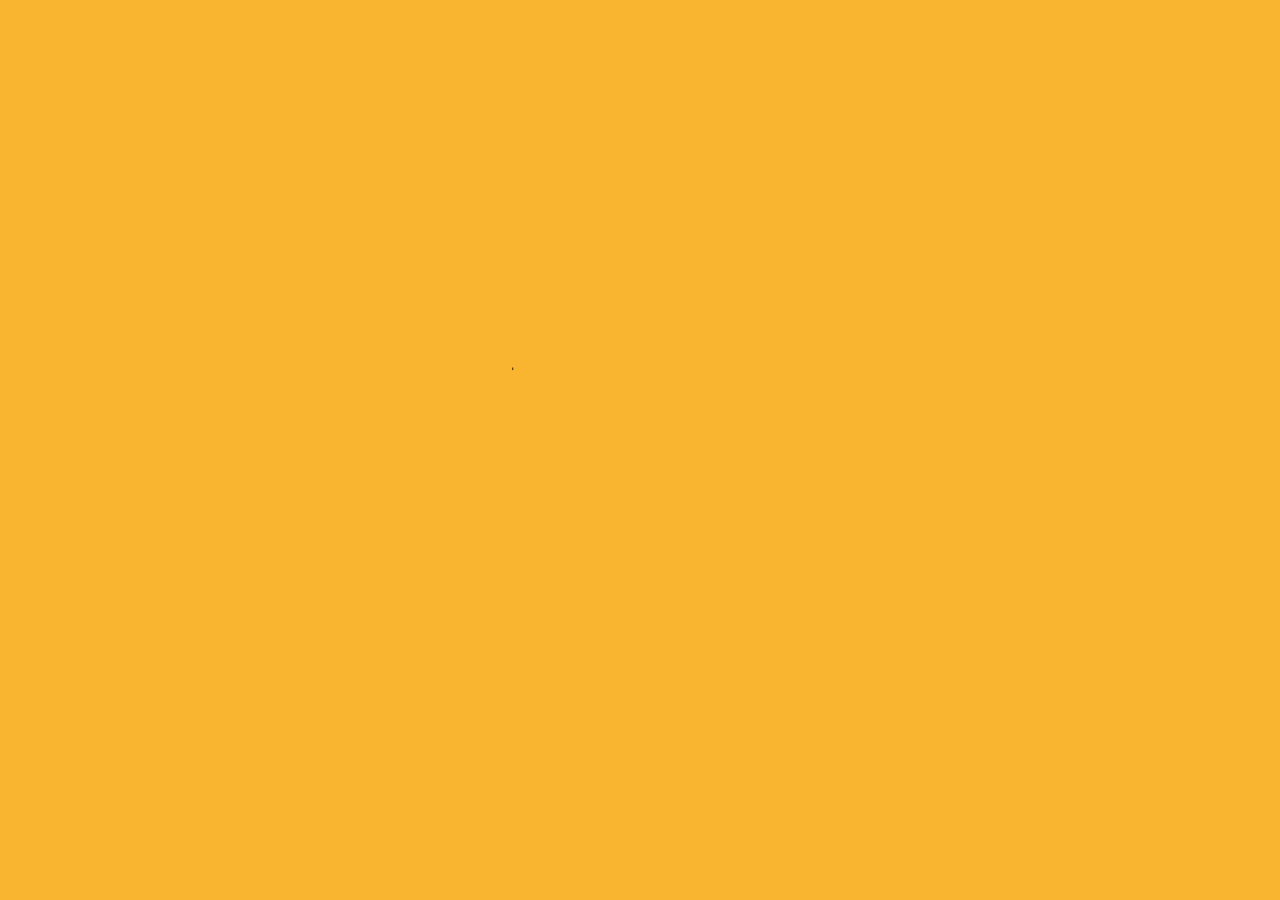
<file: index.html>
<!DOCTYPE html>
<html lang="zh">

<head>
    <meta charset="UTF-8" />
    <meta name="author" content="YiXuan(Boni)Tao" />
    <meta http-equiv="X-UA-Compatible" content="IE=edge" />
    <meta name="viewport" content="width=device-width, initial-scale=1.0" />
    <meta name="robots" content="index, follow" />
    <meta name="description" content="這是Boni的個人網站。" />
    <base target="_self" />
    <title>首頁 | Boni 網頁前端工程師</title>
    <link rel="stylesheet" href="style/style.css" />
    <link rel="stylesheet" href="./style/animation.css">
    <!-- google font -->
    <link rel="preconnect" href="https://fonts.googleapis.com" />
    <link rel="preconnect" href="https://fonts.gstatic.com" crossorigin />
    <link href="https://fonts.googleapis.com/css2?family=Noto+Sans+TC&display=swap" rel="stylesheet" />

    <!-- font-awesome -->
    <link rel="stylesheet" href="https://cdnjs.cloudflare.com/ajax/libs/font-awesome/6.1.2/css/all.min.css" />

</head>

<body>
    <!-- animation -->
    <div class="animation">
        <div class="logo">
            <svg width="53" height="75" viewBox="0 0 53 75" fill="none" xmlns="http://www.w3.org/2000/svg">
          <path
            d="M0.5 73.7273V74.2273H1H27.2784C33.0513 74.2273 37.7844 73.3694
            41.4496 71.6218C45.0994 69.8814 47.8005 67.509 49.5169
            64.493C51.2208 61.4992 52.0682 58.1338 52.0682 54.4091C52.0682
            50.5088 51.2976 47.175 49.7296 44.4309C48.1799 41.719 46.244 39.6185
            43.9161 38.1483C41.8669 36.854 39.8092 36.0662 37.7458
            35.8027C39.623 35.2225 41.3756 34.3901 43.0023 33.3059C44.8748
            32.0735 46.3731 30.4 47.4981 28.2974C48.6618 26.1672 49.2273 23.4981
            49.2273 20.3182C49.2273 16.6888 48.4039 13.3736 46.7508
            10.3829C45.0888 7.3523 42.5625 4.95449 39.1955 3.1859C35.8114
            1.38457 31.5457 0.5 26.4261 0.5H1H0.5V1V73.7273ZM40.8758
            47.8467L40.8771 47.8489C42.0843 49.8533 42.6875 52.0367 42.6875
            54.4091C42.6875 57.4596 41.5311 60.0506 39.191 62.209C36.9168
            64.3049 32.992 65.4148 27.2784
            65.4148H10.3068V41.1307H27.7045C30.8091 41.1307 33.469 41.7559
            35.7019 42.9862L35.7053 42.9881C37.9523 44.2033 39.6707 45.8231
            40.8758 47.8467ZM33.0977 30.9476L33.0957 30.9485C31.0411 31.953
            28.7265 32.4602 26.142 32.4602H10.3068V9.3125H26.4261C31.1912 9.3125
            34.5611 10.4235 36.6531 12.5378L36.655 12.5396C38.785 14.6696
            39.8466 17.2525 39.8466 20.3182C39.8466 22.7876 39.2307 24.9129
            38.0145 26.7146L38.0122 26.7182C36.8097 28.5332 35.1757 29.9428
            33.0977 30.9476Z"
            stroke="#202020" id="first" class="thePaths" />
          </svg>
            <svg width="50" height="58" viewBox="0 0 50 58" fill="none" xmlns="http://www.w3.org/2000/svg">
            <path
              d="M24.9956 57.1364C20.0713 57.1364 15.7508 55.9645 12.0339
              53.6207C8.34074 51.277 5.45248 47.9981 3.36915 43.7841C1.30949
              39.5701 0.279663 34.6458 0.279663 29.0114C0.279663 23.3295 1.30949
              18.3698 3.36915 14.1321C5.45248 9.89442 8.34074 6.6037 12.0339
              4.25995C15.7508 1.9162 20.0713 0.744324 24.9956 0.744324C29.9198
              0.744324 34.2285 1.9162 37.9217 4.25995C41.6386 6.6037 44.5268
              9.89442 46.5865 14.1321C48.6698 18.3698 49.7115 23.3295 49.7115
              29.0114C49.7115 34.6458 48.6698 39.5701 46.5865 43.7841C44.5268
              47.9981 41.6386 51.277 37.9217 53.6207C34.2285 55.9645 29.9198
              57.1364 24.9956 57.1364ZM24.9956 49.608C28.7361 49.608 31.8138
              48.6492 34.2285 46.7315C36.6433 44.8139 38.4307 42.2926 39.5907
              39.1676C40.7508 36.0426 41.3308 32.6572 41.3308 29.0114C41.3308
              25.3655 40.7508 21.9683 39.5907 18.8196C38.4307 15.6709 36.6433
              13.126 34.2285 11.1847C31.8138 9.24337 28.7361 8.27273 24.9956
              8.27273C21.255 8.27273 18.1774 9.24337 15.7626 11.1847C13.3478
              13.126 11.5604 15.6709 10.4004 18.8196C9.24036 21.9683 8.66035
              25.3655 8.66035 29.0114C8.66035 32.6572 9.24036 36.0426 10.4004
              39.1676C11.5604 42.2926 13.3478 44.8139 15.7626 46.7315C18.1774
              48.6492 21.255 49.608 24.9956 49.608Z"
              stroke="#202020" id="second" class="thePaths" />
            </svg>
            <svg width="45" height="56" viewBox="0 0 45 56" fill="none" xmlns="http://www.w3.org/2000/svg">
              <path
                d="M9.30305
                23.1875V56H0.922363V1.45455H9.01895V9.97728H9.72918C11.0076
                7.20739 12.9489 4.98201 15.553 3.30114C18.1572 1.5966 21.519
                0.744324 25.6383 0.744324C29.3315 0.744324 32.563 1.5019 35.3329
                3.01705C38.1028 4.50853 40.2571 6.78125 41.7959 9.83523C43.3348
                12.8655 44.1042 16.7008 44.1042
                21.3409V56H35.7235V21.9091C35.7235 17.6241 34.6108 14.286
                32.3854 11.8949C30.1601 9.48012 27.1061 8.27273 23.2235
                8.27273C20.5483 8.27273 18.1572 8.85275 16.0502 10.0128C13.9669
                11.1728 12.3215 12.8655 11.1141 15.0909C9.90674 17.3163 9.30305
                20.0152 9.30305 23.1875Z"
                stroke="#202020" id="third" class="thePaths" />
              </svg>
            <svg width="15" height="77" viewBox="0 0 15 77" fill="none" xmlns="http://www.w3.org/2000/svg" style="margin-right: 2rem">
                <path
                  d="M2.30525
                  76V76.5H2.80525H11.1859H11.6859V76V21.4545V20.9545H11.1859H2.80525H2.30525V21.4545V76ZM2.49465
                  11.0554L2.49464 11.0555L2.49831 11.0589C3.77531 12.2593
                  5.30662 12.8636 7.06662 12.8636C8.82597 12.8636 10.3468
                  12.2596 11.6013 11.0572C12.8798 9.85453 13.5325 8.38752
                  13.5325 6.68182C13.5325 4.97611 12.8798 3.50909 11.6013
                  2.30646C10.3468 1.10402 8.82596 0.5 7.06662 0.5C5.30662 0.5
                  3.77531 1.10433 2.49831 2.30472L2.49829 2.3047L2.49465
                  2.30819C1.23949 3.51213 0.600708 4.97875 0.600708
                  6.68182C0.600708 8.38489 1.23949 9.85151 2.49465 11.0554Z"
                  stroke="#202020" id="fourth" class="thePaths" />
                </svg>
            <svg width="57" height="75" viewBox="0 0 57 75" fill="none" xmlns="http://www.w3.org/2000/svg">
                  <path
                    d="M0.749512
                    9.08521V9.58521H1.24951H23.6188V74V74.5H24.1188H32.9256H33.4257V74V9.58521H55.795H56.295V9.08521V1.27271V0.772705H55.795H1.24951H0.749512V1.27271V9.08521Z"
                    stroke="#202020" id="fifth" class="thePaths" />
                  </svg>
            <svg width="45" height="59" viewBox="0 0 45 59" fill="none" xmlns="http://www.w3.org/2000/svg">
                    <path
                      d="M31.6687 12.9981C33.1844 15.323 33.751 18.4529 33.7969
                      21.7541C22.4609 23.0603 14.1916 25.1819 8.72953
                      28.4717C5.95444 30.1431 3.89069 32.1238 2.52304
                      34.4633C1.15455 36.8042 0.5 39.4752 0.5 42.5C0.5 47.5216
                      2.24575 51.5349 5.19623 54.2904C8.14207 57.0416 12.2466
                      58.5 16.9 58.5C23.6216 58.5 29.7114 55.0693 34.7797
                      50.8687L35.5039 56.662L35.5586
                      57.1H36H43.5H44V56.6V23.3C44 16.4927 42.59 10.789 39.4303
                      6.77809C36.2539 2.74602 31.3695 0.5 24.6 0.5C15.7601 0.5
                      8.06296 4.35808 3.03047 7.57887L2.63265 7.83347L2.86421
                      8.24513L6.46421 14.6451L6.73298 15.1229L7.1841
                      14.8115C11.354 11.9322 16.9513 9 23.2 9C27.5029 9 30.1098
                      10.6071 31.6687 12.9981ZM19.4 50.1C16.8196 50.1 14.5722
                      49.4904 12.979 48.1879C11.4024 46.899 10.4 44.8775 10.4
                      41.9C10.4 40.2259 10.7637 38.7234 11.5685 37.3732C12.3747
                      36.0208 13.6414 34.7911 15.4927 33.6925C19.135 31.531
                      24.9785 29.9122 33.8 28.8619V43.1775C28.7067 47.7498
                      24.4605 50.1 19.4 50.1Z"
                      stroke="#202020" id="sixth" class="thePaths" />
                    </svg>
            <svg width="50" height="58" viewBox="0 0 50 58" fill="none" xmlns="http://www.w3.org/2000/svg">
                      <path
                        d="M24.9956 57.1364C20.0713 57.1364 15.7508 55.9645
                        12.0339 53.6207C8.34074 51.277 5.45248 47.9981 3.36915
                        43.7841C1.30949 39.5701 0.279663 34.6458 0.279663
                        29.0114C0.279663 23.3295 1.30949 18.3698 3.36915
                        14.1321C5.45248 9.89442 8.34074 6.6037 12.0339
                        4.25995C15.7508 1.9162 20.0713 0.744324 24.9956
                        0.744324C29.9198 0.744324 34.2285 1.9162 37.9217
                        4.25995C41.6386 6.6037 44.5268 9.89442 46.5865
                        14.1321C48.6698 18.3698 49.7115 23.3295 49.7115
                        29.0114C49.7115 34.6458 48.6698 39.5701 46.5865
                        43.7841C44.5268 47.9981 41.6386 51.277 37.9217
                        53.6207C34.2285 55.9645 29.9198 57.1364 24.9956
                        57.1364ZM24.9956 49.608C28.7361 49.608 31.8138 48.6492
                        34.2285 46.7315C36.6433 44.8139 38.4307 42.2926 39.5907
                        39.1676C40.7508 36.0426 41.3308 32.6572 41.3308
                        29.0114C41.3308 25.3655 40.7508 21.9683 39.5907
                        18.8196C38.4307 15.6709 36.6433 13.126 34.2285
                        11.1847C31.8138 9.24337 28.7361 8.27273 24.9956
                        8.27273C21.255 8.27273 18.1774 9.24337 15.7626
                        11.1847C13.3478 13.126 11.5604 15.6709 10.4004
                        18.8196C9.24036 21.9683 8.66035 25.3655 8.66035
                        29.0114C8.66035 32.6572 9.24036 36.0426 10.4004
                        39.1676C11.5604 42.2926 13.3478 44.8139 15.7626
                        46.7315C18.1774 48.6492 21.255 49.608 24.9956 49.608Z"
                        stroke="#202020" id="seventh" class="thePaths" />
                      </svg>
            <br>
            <svg width="93" height="96" viewBox="0 0 93 96" fill="none" xmlns="http://www.w3.org/2000/svg">
                        <path
                          d="M73.6351 16.0186L73.1116 15.8716L73.0089
                          16.4056C72.1087 21.087 70.1436 27.9058 68.4496
                          32.7H58.9333L63.3724 31.0693L63.7762 30.921L63.6898
                          30.4995C62.8788 26.5462 60.6602 20.4996 58.2389
                          16.0606L58.0373 15.691L57.6388 15.8267L52.9388
                          17.4267L52.3917 17.6129L52.6547 18.1275C54.9398
                          22.5983 57.1186 28.5498 57.8074 32.4862L57.8449
                          32.7H49.6H49.1V33.2V39.1V39.6H49.6H62.3288L60.1234
                          40.4322L59.5688 40.6415L59.8686 41.1528C61.2602
                          43.5267 62.7213 46.7186 63.6305
                          49.2H50.7H50.2V49.7V55.7V56.2H50.7H53.9V65.5C53.9
                          68.7982 54.2646 71.2202 55.5925 72.797C56.9428 74.4006
                          59.1682 75 62.5
                          75H62.5088H62.5179H62.5271H62.5365H62.5461H62.5559H62.5659H62.576H62.5863H62.5968H62.6074H62.6182H62.6292H62.6404H62.6517H62.6633H62.6749H62.6868H62.6988H62.711H62.7233H62.7359H62.7486H62.7614H62.7744H62.7876H62.8009H62.8144H62.8281H62.8419H62.8559H62.8701H62.8844H62.8988H62.9135H62.9282H62.9432H62.9583H62.9735H62.9889H63.0045H63.0202H63.036H63.0521H63.0682H63.0845H63.101H63.1176H63.1344H63.1513H63.1683H63.1855H63.2029H63.2204H63.238H63.2558H63.2737H63.2918H63.31H63.3283H63.3468H63.3654H63.3842H63.4031H63.4221H63.4413H63.4606H63.48H63.4996H63.5193H63.5392H63.5592H63.5793H63.5995H63.6199H63.6404H63.661H63.6818H63.7027H63.7237H63.7449H63.7661H63.7875H63.809H63.8307H63.8524H63.8743H63.8963H63.9185H63.9407H63.9631H63.9856H64.0082H64.0309H64.0538H64.0767H64.0998H64.123H64.1463H64.1697H64.1932H64.2169H64.2406H64.2645H64.2885H64.3125H64.3367H64.361H64.3854H64.41H64.4346H64.4593H64.4841H64.5091H64.5341H64.5592H64.5845H64.6098H64.6353H64.6608H64.6865H64.7122H64.7381H64.764H64.79H64.8162H64.8424H64.8687H64.8951H64.9216H64.9482H64.9749H65.0017H65.0286H65.0555H65.0826H65.1097H65.137H65.1643H65.1917H65.2192H65.2467H65.2744H65.3021H65.3299H65.3579H65.3858H65.4139H65.4421H65.4703H65.4986H65.527H65.5554H65.584H65.6126H65.6413H65.6701H65.6989H65.7278H65.7568H65.7859H65.815H65.8442H65.8734H65.9028H65.9322H65.9617H65.9912H66.0208H66.0505H66.0802H66.1101H66.1399H66.1699H66.1999H66.2299H66.26H66.2902H66.3204H66.3507H66.3811H66.4115H66.442H66.4725H66.5031H66.5337H66.5644H66.5952H66.626H66.6568H66.6877H66.7187H66.7497H66.7808H66.8119H66.843H66.8742H66.9055H66.9368H66.9681H66.9995H67.0309H67.0624H67.0939H67.1255H67.1571H67.1887H67.2204H67.2521H67.2839H67.3157H67.3475H67.3794H67.4113H67.4432H67.4752H67.5072H67.5393H67.5713H67.6034H67.6356H67.6677H67.7H67.7322H67.7644H67.7967H67.829H67.8614H67.8937H67.9261H67.9586H67.991H68.0235H68.0559H68.0885H68.121H68.1535H68.1861H68.2187H68.2513H68.2839H68.3166H68.3492H68.3819H68.4146H68.4473H68.48H68.5127H68.5455H68.5782H68.611H68.6438H68.6766H68.7093H68.7421H68.775H68.8078H68.8406H68.8734H68.9062H68.9391H68.9719H69.0048H69.0376H69.0705H69.1033H69.1362H69.169H69.2018H69.2347H69.2675H69.3004H69.3332H69.366H69.3988H69.4317H69.4645H69.4973H69.5301H69.5629H69.5956H69.6284H69.6612H69.6939H69.7266H69.7594H69.7921H69.8248H69.8574H69.8901H69.9227H69.9554H69.988H70.0206H70.0531H70.0857H70.1182H70.1507H70.1832H70.2157H70.2481H70.2806H70.313H70.3453H70.3777H70.41H70.4423H70.4746H70.5068H70.539H70.5712H70.6033H70.6354H70.6675H70.6996H70.7316H70.7636H70.7955H70.8274H70.8593H70.8912H70.923H70.9547H70.9865H71.0182H71.0498H71.0814H71.113H71.1445H71.176H71.2074H71.2388H71.2702H71.3015H71.3327H71.3639H71.3951H71.4262H71.4573H71.4883H71.5193H71.5502H71.5811H71.6119H71.6426H71.6733H71.704H71.7346H71.7651H71.7956H71.826H71.8564H71.8867H71.917H71.9472H71.9773H72.0074H72.0374H72.0673H72.0972H72.127H72.1568H72.1865H72.2161H72.2456H72.2751H72.3046H72.3339H72.3632H72.3924H72.4216H72.4506H72.4796H72.5086H72.5374H72.5662H72.5949H72.6235H72.6521H72.6806H72.709H72.7373H72.7655H72.7937H72.8218H72.8498H72.8777H72.9056H72.9333H72.961H72.9886H73.0161H73.0435H73.0708H73.0981H73.1252H73.1523H73.1793H73.2062H73.233H73.2597H73.2863H73.3128H73.3393H73.3656H73.3919H73.418H73.4441H73.47H73.4959H73.5217H73.5473H73.5729H73.5983H73.6237H73.649H73.6741H73.6992H73.7242H73.749H73.7738H73.7984H73.8229H73.8474H73.8717H73.8959H73.92H73.944H73.9679H73.9917H74.0153H74.0389H74.0623H74.0857H74.1089H74.132H74.155H74.1778H74.2006H74.2232H74.2457H74.2681H74.2904H74.3125H74.3346H74.3565H74.3783H74.4H74.4215H74.4429H74.4642H74.4854H74.5064H74.5273H74.5481H74.5688H74.5893H74.6097H74.63H74.6501H74.6701H74.69H74.7098H74.7294H74.7488H74.7682H74.7874H74.8065H74.8254H74.8442H74.8628H74.8813H74.8997H74.918H74.9361H74.954H74.9718H74.9895H75.007H75.0244H75.0416H75.0587H75.0756H75.0924H75.1091H75.1255H75.1419H75.1581H75.1741H75.19H75.2058H75.2214H75.2368H75.2521H75.2672H75.2822H75.297H75.3116H75.3261H75.3405H75.3546H75.3687H75.3825H75.3962H75.4098H75.4231H75.4364H75.4494H75.4623H75.475H75.4876H75.5H75.5064C76.702
                          75 77.9859 75 79.1344 74.9495C80.2715 74.8995 81.3294
                          74.7987 82.047 74.5779L82.4515 74.4534L82.3956
                          74.0339C82.1978 72.551 81.9987 70.1646 81.8991
                          68.4706L81.8637 67.8687L81.2787 68.0149C80.5302 68.202
                          79.4725 68.3007 78.365 68.3505C77.2654 68.3999 76.1512
                          68.4 75.3
                          68.4H75.2893H75.2785H75.2676H75.2565H75.2453H75.2339H75.2223H75.2106H75.1987H75.1867H75.1745H75.1622H75.1497H75.1371H75.1243H75.1114H75.0983H75.0851H75.0718H75.0583H75.0446H75.0308H75.0169H75.0028H74.9885H74.9742H74.9596H74.945H74.9302H74.9153H74.9002H74.885H74.8696H74.8541H74.8385H74.8227H74.8068H74.7908H74.7746H74.7583H74.7419H74.7253H74.7086H74.6918H74.6748H74.6577H74.6405H74.6231H74.6057H74.5881H74.5703H74.5525H74.5345H74.5164H74.4981H74.4798H74.4613H74.4427H74.4239H74.4051H74.3861H74.367H74.3478H74.3285H74.309H74.2895H74.2698H74.25H74.23H74.21H74.1899H74.1696H74.1492H74.1287H74.1081H74.0874H74.0666H74.0457H74.0246H74.0035H73.9822H73.9608H73.9394H73.9178H73.8961H73.8743H73.8524H73.8304H73.8083H73.7861H73.7638H73.7414H73.7188H73.6962H73.6735H73.6507H73.6278H73.6048H73.5816H73.5584H73.5351H73.5117H73.4883H73.4647H73.441H73.4172H73.3933H73.3694H73.3453H73.3212H73.297H73.2726H73.2482H73.2237H73.1991H73.1745H73.1497H73.1249H73.0999H73.0749H73.0498H73.0246H72.9994H72.974H72.9486H72.9231H72.8975H72.8718H72.8461H72.8203H72.7944H72.7684H72.7423H72.7162H72.69H72.6637H72.6373H72.6109H72.5844H72.5578H72.5312H72.5045H72.4777H72.4508H72.4239H72.3969H72.3698H72.3427H72.3155H72.2882H72.2609H72.2335H72.2061H72.1785H72.151H72.1233H72.0956H72.0678H72.04H72.0121H71.9842H71.9562H71.9281H71.9H71.8718H71.8436H71.8153H71.7869H71.7585H71.7301H71.7016H71.673H71.6444H71.6157H71.587H71.5583H71.5294H71.5006H71.4717H71.4427H71.4137H71.3847H71.3556H71.3264H71.2972H71.268H71.2387H71.2094H71.1801H71.1507H71.1212H71.0918H71.0622H71.0327H71.0031H70.9734H70.9438H70.9141H70.8843H70.8546H70.8247H70.7949H70.765H70.7351H70.7052H70.6752H70.6452H70.6152H70.5851H70.555H70.5249H70.4947H70.4645H70.4343H70.4041H70.3738H70.3436H70.3133H70.2829H70.2526H70.2222H70.1918H70.1614H70.131H70.1005H70.07H70.0395H70.009H69.9785H69.948H69.9174H69.8868H69.8562H69.8256H69.795H69.7644H69.7337H69.7031H69.6724H69.6417H69.611H69.5803H69.5496H69.5189H69.4882H69.4575H69.4267H69.396H69.3652H69.3345H69.3037H69.273H69.2422H69.2115H69.1807H69.15H69.1192H69.0884H69.0577H69.0269H68.9962H68.9654H68.9347H68.9039H68.8732H68.8424H68.8117H68.781H68.7503H68.7196H68.6889H68.6582H68.6275H68.5968H68.5662H68.5355H68.5049H68.4743H68.4437H68.4131H68.3825H68.352H68.3214H68.2909H68.2604H68.2299H68.1994H68.169H68.1385H68.1081H68.0777H68.0473H68.017H67.9866H67.9563H67.9261H67.8958H67.8656H67.8354H67.8052H67.775H67.7449H67.7148H67.6848H67.6547H67.6247H67.5947H67.5648H67.5349H67.505H67.4752H67.4454H67.4156H67.3858H67.3561H67.3265H67.2968H67.2672H67.2377H67.2082H67.1787H67.1492H67.1198H67.0905H67.0612H67.0319H67.0027H66.9735H66.9444H66.9153H66.8862H66.8572H66.8282H66.7993H66.7705H66.7417H66.7129H66.6842H66.6555H66.6269H66.5984H66.5698H66.5414H66.513H66.4846H66.4564H66.4281H66.3999H66.3718H66.3438H66.3157H66.2878H66.2599H66.2321H66.2043H66.1766H66.149H66.1214H66.0938H66.0664H66.039H66.0117H65.9844H65.9572H65.9301H65.903H65.876H65.8491H65.8222H65.7954H65.7687H65.7421H65.7155H65.689H65.6626H65.6362H65.6099H65.5837H65.5576H65.5315H65.5056H65.4797H65.4538H65.4281H65.4024H65.3768H65.3513H65.3259H65.3005H65.2753H65.2501H65.225H65.2H65.1751H65.1502H65.1254H65.1008H65.0762H65.0517H65.0273H65.003H64.9787H64.9546H64.9305H64.9066H64.8827H64.8589H64.8353H64.8117H64.7882H64.7648H64.7415H64.7183H64.6951H64.6721H64.6492H64.6264H64.6037H64.5811H64.5586H64.5361H64.5138H64.4916H64.4695H64.4475H64.4256H64.4038H64.3821H64.3605H64.3391H64.3177H64.2964H64.2753H64.2542H64.2333H64.2125H64.1918H64.1712H64.1507H64.1303H64.11H64.0899H64.0699H64.0499H64.0301H64.0105H63.9909H63.9714H63.9521H63.9329H63.9138H63.8948H63.876H63.8572H63.8386H63.8202H63.8018H63.7836H63.7654H63.7475H63.7296H63.7119H63.6942H63.6768H63.6594H63.6422H63.6251H63.6081H63.5913H63.5746H63.558H63.5416H63.5253H63.5091H63.4931H63.4772H63.4614H63.4458H63.4303H63.4149H63.3997H63.3847H63.3697H63.3549H63.3403H63.3257H63.3114H63.2971H63.2831H63.2691H63.2553H63.2417H63.2281H63.2148H63.2016H63.1885H63.1756H63.1628H63.1502H63.1377H63.1254H63.1132H63.1012H63.0893H63.0776H63.0661H63.0546H63.0434H63.0323H63.0214H63.0106H63C62.0439
                          68.4 61.6676 68.2053 61.4629 67.9055C61.3451 67.7331
                          61.2499 67.4786 61.1873 67.0907C61.1249 66.7035 61.1
                          66.216 61.1
                          65.6V56.2H81.3H81.8V55.7V49.7V49.2H81.3H69.0046L70.2929
                          48.6613L70.7159 48.4843L70.5762 48.0476C69.845 45.7625
                          68.1491 42.3703 66.5802
                          39.6H82.6H83.1V39.1V33.2V32.7H82.6H74.708C76.0637
                          29.1593 77.4869 24.8599 78.8155 20.8465C79.1069
                          19.9662 79.3937 19.0998 79.6743 18.2581L79.8402
                          17.7604L79.3351 17.6186L73.6351 16.0186ZM40.3
                          6.29997H39.8V6.79997V94.2V94.7H40.3H47.1H47.6V94.2V14H84.3V85.6C84.3
                          86.2832 84.1947 86.5618 84.0682 86.7003C83.9457
                          86.8345 83.6996 86.9504 83.0803 87C82.8301 87.0002
                          82.4846 87.0037 82.0602 87.0081C80.2177 87.0272
                          76.8884 87.0617 73.4232 86.9005L72.5273
                          86.8588L72.9629 87.6428C73.9273 89.3788 74.81 92.4147
                          75.0034 94.0584L75.0545 94.4929L75.4919
                          94.4999C78.5956 94.55 81.1907 94.5254 83.3287
                          94.3483C85.4621 94.1715 87.1765 93.8406 88.5013
                          93.2576L88.5089 93.2543L88.5163 93.2507C89.8521
                          92.6096 90.7738 91.7569 91.3433 90.4929C91.9004
                          89.2564 92.1 87.6696 92.1
                          85.6V6.79997V6.29997H91.6H87.7H87.2H84.8H84.3H40.3ZM26.6392
                          41.6265L26.1344 41.798L26.3378 42.2907C27.4409 44.9636
                          28.5959 47.9923 29.6357 50.9718L14.2513
                          53.1117C21.9202 43.741 29.5031 32.0819 35.6406
                          20.6363L35.8669 20.2143L35.4551 19.97L29.5551
                          16.4699L29.0776 16.1867L28.8457 16.6911C26.7052
                          21.3458 24.1238 26.0825 21.529 30.4499L12.3752
                          31.2529C17.6947 23.6922 22.8629 14.1916 26.9558
                          5.10533L27.1622 4.64716L26.703 4.44307L20.403
                          1.64307L19.9147 1.42602L19.7306 1.92772C15.7475
                          12.7816 8.9692 24.2434 6.89034 27.2132L6.89023
                          27.2132L6.88393 27.2226C5.88985 28.7137 4.95817
                          29.9615 4.08698 30.8811C3.2054 31.8117 2.437 32.3503
                          1.77868 32.5149L1.20135 32.6592L1.44305 33.203C2.23191
                          34.978 3.31965 38.2449 3.61105 39.6047L3.75002
                          40.2533L4.33525 39.9412C5.00628 39.5833 5.95933
                          39.2678 8.74214 38.8186C10.579 38.522 13.1893 38.1703
                          17.0078 37.7052C13.7004 42.7759 10.8244 46.6987
                          9.41669 48.3789L9.41202 48.3844L9.40751
                          48.3902C7.90537 50.2929 6.62258 51.8702 5.4714
                          53.0214C4.30848 54.1843 3.34789 54.8405 2.50189
                          55.0097L1.88934 55.1322L2.14305 55.703C2.53393 56.5825
                          3.00299 57.8404 3.39965 59.0552C3.7991 60.2785 4.11166
                          61.4175 4.20498 62.0707L4.30527 62.7727L4.93282
                          62.4424C5.81225 61.9796 7.02339 61.5402 11.1329
                          60.7408C14.9131 60.0054 21.1051 58.9721 31.6827
                          57.3271C32.1619 58.981 32.5506 60.5028 32.8097
                          61.798L32.9279 62.3893L33.4871 62.1637L39.187
                          59.8637L39.6008 59.6967L39.4819 59.2667C38.176 54.5456
                          35.3677 46.3209 32.5556 40.0942L32.3689
                          39.6806L31.9392 39.8265L26.6392 41.6265ZM16.7983
                          66.6104L16.3232 66.709L16.4076 67.1869C17.6054 73.9748
                          18.7007 82.8459 18.8 88.6086L18.8106 89.2244L19.4111
                          89.0875L25.1111 87.7875L25.5206 87.6941L25.4993
                          87.2746C25.1978 81.3442 23.9937 72.6198 22.6908
                          65.9047L22.5943 65.4075L22.0983 65.5104L16.7983
                          66.6104ZM6.48491 65.9072L5.96165 65.817L5.90301
                          66.3448C5.00364 74.4391 3.50858 83.386 1.2321
                          89.4236L1.03712 89.9407L1.57112 90.0831C3.05045
                          90.4776 5.80979 91.4655 7.0629 92.1402L7.5915
                          92.4248L7.77581 91.8535C9.78862 85.6137 11.6941
                          76.1797 12.6967 67.4571L12.7506 66.9875L12.2849
                          66.9072L6.48491 65.9072ZM27.639 64.6266L27.1638
                          64.7882L27.3272 65.2627C29.4261 71.3596 31.9155 79.43
                          32.9083 84.791L33.0153 85.369L33.5687 85.1707L38.8687
                          83.2707L39.2794 83.1234L39.1891 82.6965C38.0821
                          77.4634 35.5732 69.4382 33.2687 63.2261L33.0996
                          62.77L32.639 62.9266L27.639 64.6266Z"
                          stroke="#202020" id="eighth" class="thePaths" />
                        </svg>
            <svg width="96" height="90" viewBox="0 0 96 90" fill="none" xmlns="http://www.w3.org/2000/svg">
                          <path
                            d="M15.6
                            16.8H15.1V17.3V68.3V68.8H15.6H81.9H82.4V68.3V17.3V16.8H81.9H49.8815C50.7405
                            14.2671 51.6325 11.4379 52.4977
                            8.60001H89.6H90.1V8.10001V1.20001V0.700012H89.6H6.1H5.6V1.20001V8.10001V8.60001H6.1H42.9518C42.4286
                            11.3219 41.7555 14.2395 41.0583 16.8H15.6ZM55.0606
                            74.5329L54.445 75.102L55.2383 75.3731C66.915 79.3652
                            78.788 84.654 85.8593 88.5383L86.1377
                            88.6912L86.3944 88.5041L93.3944 83.4041L94.0586
                            82.9203L93.3236 82.5528C85.4972 78.6396 72.674
                            73.4309 60.8569 69.5253L60.577 69.4328L60.3606
                            69.6329L55.0606 74.5329ZM34.1923 69.0944L33.9111
                            68.8917L33.6227 69.084C26.7907 73.6386 13.1531
                            78.8217 2.37033 81.7171L1.50443 81.9496L2.15732
                            82.5641C3.83605 84.1441 6.11693 86.7226 7.3
                            88.3L7.50538 88.5739L7.83498 88.4815C18.5614 85.4741
                            32.2081 80.1587 40.9601 74.827L41.6037
                            74.4349L40.9923 73.9944L34.1923 69.0944ZM23.9
                            38.6H73.4V46.8H23.9V38.6ZM23.9
                            53.6H73.4V61.8H23.9V53.6ZM23.9
                            23.8H73.4V31.8H23.9V23.8Z"
                            stroke="#202020" id="ninth" class="thePaths" />
                          </svg>
            <svg width="94" height="96" viewBox="0 0 94 96" fill="none" xmlns="http://www.w3.org/2000/svg">
                            <path
                              d="M3.3
                              17.3H2.8V17.8V24.8V25.3H3.3H92.7H93.2V24.8V17.8V17.3H92.7H70.2841C73.0753
                              13.3101 76.0179 8.71706 78.6263 4.46126L78.9577
                              3.9205L78.3545 3.72446L70.3545 1.12446L69.9326
                              0.987341L69.7463 1.38991C67.568 6.09488 63.8588
                              12.5624 60.5682 17.3H33.5958L35.8714
                              16.4697L36.3924 16.2796L36.1495 15.781C34.2227
                              11.826 29.9912 5.88705 26.0704 1.56407L25.8419
                              1.31219L25.5237 1.43209L18.6237 4.03209L17.9452
                              4.28776L18.4253 4.83107C21.7037 8.54084 25.1971
                              13.5899 27.0909 17.3H3.3ZM13.8
                              33.2H10H9.5V33.7V57.5C9.5 67.6043 8.6907 80.4531
                              2.09284 89.7098L1.74527 90.1974L2.2871
                              90.4524C3.09146 90.8309 4.20966 91.5573 5.27352
                              92.3614C6.33915 93.1668 7.30425 94.0154 7.81831
                              94.6229L8.22825 95.1074L8.60333 94.5955C12.3643
                              89.4622 14.534 83.0064 15.7664 76.4549C16.0203
                              75.1052 16.2346 73.7501 16.4149
                              72.4H38.4V85.3C38.4 85.9268 38.2965 86.1714
                              38.1714 86.2964C38.0356 86.4323 37.7532 86.5521
                              37.0644 86.6013C35.6947 86.6991 31.1191 86.7003
                              26.12 86.5004L25.2538 86.4657L25.6575
                              87.2328C26.6426 89.1045 27.7228 91.8603 28.1107
                              93.703L28.1943 94.1H28.6H28.6159C32.0029 94.1
                              34.8163 94.1 37.1202 93.9489C39.4211 93.798
                              41.2675 93.4942 42.7002 92.8582C44.1811 92.2228
                              45.2065 91.3522 45.8452 90.1025C46.4737 88.8728
                              46.7 87.3286 46.7
                              85.4V33.7V33.2H46.2H42.9H42.4H38.9H38.4H17.3H16.8H14.3H13.8ZM17.3
                              57.6V56.4H38.4V65.5H17.0735C17.2422 62.7285 17.3
                              60.0615 17.3 57.6ZM17.3
                              49.5V40.4H38.4V49.5H17.3ZM58.3
                              34.1H57.8V34.6V75.7V76.2H58.3H65.4H65.9V75.7V34.6V34.1H65.4H58.3ZM78.6
                              31.1H78.1V31.6V84.7C78.1 85.363 77.9766 85.6233
                              77.8187 85.763C77.6326 85.9277 77.2663 86.051
                              76.4706 86.1008C74.7957 86.1994 69.4158 86.2002
                              63.3164 86.0002L62.4387 85.9715L62.8619
                              86.7409C63.9402 88.7015 65.1208 91.8536 65.5097
                              93.798L65.5901 94.2H66C69.9012 94.2 73.1166
                              94.1501 75.7483 93.9612C78.3758 93.7726 80.4537
                              93.4437 82.0672 92.8712L82.0739 92.8688L82.0805
                              92.8663C83.7135 92.2341 84.849 91.3394 85.556
                              89.9808C86.2499 88.6475 86.5 86.9245 86.5
                              84.7V31.6V31.1H86H78.6Z"
                              stroke="#202020" id="tenth" class="thePaths" />
                            </svg>
            <svg width="94" height="95" viewBox="0 0 94 95" fill="none" xmlns="http://www.w3.org/2000/svg">
                              <path
                                d="M34.5001
                                36.7H34.0001V37.2V44V44.5H34.5001H58.339C57.8821
                                47.1897 57.3259 50.0568 56.7558
                                52.6H37.6001H37.1001V53.1V93V93.5H37.6001H44.4001H44.9001V93V60.1H52.7001V92.1V92.6H53.2001H59.2001H59.7001V92.1V60.1H67.9001V91.8V92.3H68.4001H74.5001H75.0001V91.8V60.1H83.2001V86.1C83.2001
                                86.4585 83.1286 86.5643 83.0965 86.5965C83.0644
                                86.6286 82.9585 86.7 82.6001 86.7H82.5689L82.538
                                86.7039C81.7857 86.7979 79.3293 86.8007 76.4173
                                86.7003L75.554 86.6705L75.9582 87.434C76.8374
                                89.0947 77.7171 91.5437 78.0069 93.2822L78.0765
                                93.7H78.5001C82.9665 93.7 85.8925 93.6098 88.115
                                92.5515L88.1282 92.5452L88.141 92.5381C89.2344
                                91.9368 89.9439 91.1508 90.3651 90.0836C90.776
                                89.0428 90.9 87.7648 90.9
                                86.2V53.1V52.6H90.4H87.9001H87.4001H83.7001H83.2001H65.1352C65.6011
                                51.1589 66.0786 49.6289 66.565 48.0705C66.9341
                                46.8879 67.3084 45.6889 67.6865
                                44.5H92.6001H93.1001V44V37.2V36.7H92.6001H34.5001ZM59.6001
                                0.700012H59.1001V1.20001V22.7H46.3001V6.10001V5.60001H45.8001H38.8H38.3V6.10001V29.8V30.3H38.8H89.2001H89.7001V29.8V6.10001V5.60001H89.2001H82.0001H81.5001V6.10001V22.7H67.3V1.20001V0.700012H66.8H59.6001ZM2.00005
                                19.4H1.50005V19.9V26.8V27.3H2.00005H35.6H36.1V26.8V19.9V19.4H35.6H18.9631L25.3709
                                17.0699L25.8146 16.9086L25.679 16.4563C24.4614
                                12.3977 21.4368 6.35618 18.7288 1.84276L18.5285
                                1.50888L18.1557 1.62131L11.8557 3.52131L11.2673
                                3.69877L11.5607 4.23877C14.054 8.82638 16.9348
                                15.0904 18.1202 19.1405L18.1961
                                19.4H2.00005ZM1.19875 75.1104L0.699782
                                75.2136L0.812419 75.7105L2.51242 83.2105L2.62598
                                83.7116L3.12374 83.5845C4.0798 83.3404 5.06487
                                83.089 6.07548 82.8312C15.0001 80.5539 25.9158
                                77.7687 36.4281 74.9833L36.8459 74.8726L36.7968
                                74.4432L35.9968 67.4432L35.9323 66.8788L35.3806
                                67.0145C34.5416 67.2209 33.7014 67.4277 32.8613
                                67.6346C30.7366 68.1576 28.6123 68.6805 26.5098
                                69.1962C28.8282 58.5803 31.2537 43.6505 32.9945
                                32.0744L33.0666 31.5948L32.5895 31.5081L25.9895
                                30.3081L25.45 30.21L25.402 30.7562C24.347
                                42.7445 21.9103 60.0732 19.5987 70.8818C12.6399
                                72.5662 6.21839 74.0718 1.19875 75.1104ZM5.11509
                                32.2073L4.61591 32.2934L4.70847 32.7914C6.80581
                                44.0771 8.70134 58.7499 9.00028 68.5153L9.01779
                                69.0873L9.58225 68.9932L15.5822 67.9932L16.0175
                                67.9207L15.9996 67.4798C15.5984 57.548 13.6942
                                43.0221 11.491 31.6053L11.3981 31.124L10.9151
                                31.2073L5.11509 32.2073Z"
                                stroke="#202020" id="eleventh" class="thePaths"
                                />
                              </svg>
            <svg width="92" height="76" viewBox="0 0 92 76" fill="none" xmlns="http://www.w3.org/2000/svg">
                                <path
                                  d="M6.4001
                                  0.799988H5.9001V1.29999V9.09999V9.59999H6.4001H41.0001V66.4H1.1001H0.600098V66.9V74.4V74.9H1.1001H91.0001H91.5001V74.4V66.9V66.4H91.0001H50.4001V9.59999H86.0001H86.5001V9.09999V1.29999V0.799988H86.0001H6.4001Z"
                                  stroke="#202020" id="twelfth" class="thePaths"
                                  />
                                </svg>
            <svg width="96" height="93" viewBox="0 0 96 93" fill="none" xmlns="http://www.w3.org/2000/svg">
                                  <path
                                    d="M42.8249 52.8994C48.9333 52.5959 55.5519
                                    52.1339 62.1001
                                    51.4854V62.4H43.1001H42.6001V62.9V69.3V69.8H43.1001H62.1001V82.3H37.6H37.1V82.8V89.5V90H37.6H94.5001H95.0001V89.5V82.8V82.3H94.5001H70.5001V69.8H90.3001H90.8001V69.3V62.9V62.4H90.3001H70.5001V50.5383C78.182
                                    49.557 85.3982 48.2877 91.1349
                                    46.6815L91.9072 46.4652L91.373 45.867L86.373
                                    40.267L86.1636 40.0324L85.8615
                                    40.1196C75.521 43.1024 56.5716 45.1008
                                    40.9713 46.0008L40.2326 46.0434L40.5476
                                    46.7129C41.3313 48.3783 42.1114 50.8255
                                    42.3035 52.4584L42.3581 52.9226L42.8249
                                    52.8994ZM44.1001
                                    4.6H43.6001V5.1V37V37.5H44.1001H89.2001H89.7001V37V5.1V4.6H89.2001H44.1001ZM5.56779
                                    15.8954C10.0559 15.2816 14.9024 14.4909
                                    19.7001
                                    13.5393V27.7H3.80005H3.30005V28.2V35.3V35.8H3.80005H18.4801C14.4423
                                    47.0812 7.62205 59.6837 1.4284
                                    66.5655L1.15075 66.874L1.40287
                                    67.2037C2.67945 68.8731 4.44781 71.9244
                                    5.12571 73.9581L5.41061 74.8128L5.98518
                                    74.1189C10.7947 68.3099 15.7059 59.3517
                                    19.7001
                                    50.0136V91.8V92.3H20.2001H27.5001H28.0001V91.8V50.0877C31.1939
                                    54.1138 34.7599 58.8753 36.2685
                                    61.4526L36.6497 62.1038L37.1009
                                    61.4989L41.5009 55.5989L41.7318
                                    55.2893L41.4905 54.9877C40.4711 53.7135
                                    37.6009 50.6936 34.6941 47.737C32.0987
                                    45.0971 29.4424 42.4753 28.0001
                                    41.1486V35.8H40.1001H40.6001V35.3V28.2V27.7H40.1001H28.0001V11.7046C32.7078
                                    10.5439 37.1148 9.22474 40.7849
                                    7.76459L41.4574 7.49702L40.9692
                                    6.96272L35.6692 1.16271L35.4229
                                    0.893282L35.0913 1.04566C27.7607 4.41376
                                    14.5251 7.2056 3.11785 9.10681L2.43357
                                    9.22085L2.75816 9.83395C3.64339 11.5061
                                    4.6267 13.9682 5.01498 15.5213L5.12369
                                    15.9561L5.56779 15.8954ZM51.6001
                                    12.1H81.4001V29.9H51.6001V12.1Z"
                                    stroke="#202020" id="thirteenth"
                                    class="thePaths" />
                                  </svg>
            <svg width="90" height="95" viewBox="0 0 90
                                    95" fill="none" xmlns="http://www.w3.org/2000/svg">
                                    <path
                                      d="M3.5
                                      16.6H1H0.5V17.1V91V91.5H1H7.8H8.3V91V84.7H32H32.5V84.2V54.1V53.6H32H8.3V45.4H31.1H31.6V44.9V17.1V16.6H31.1H17.033C18.8761
                                      12.5593 20.7598 7.68898 22.3685
                                      3.37469L22.5847 2.79487L21.9724
                                      2.70527L13.7724 1.50527L13.3028
                                      1.43655L13.2097 1.90194C12.3664 6.11842
                                      10.6603 11.9956 9.06739
                                      16.6H8.3H7.8H4H3.5ZM23.8
                                      37.8H8.3V24.1H23.8V37.8ZM8.3
                                      77.3V61.1H24.8V77.3H8.3ZM35
                                      6.8H34.5V7.3V14.2V14.7H35H57.6V26H38.8H38.3V26.5V79V79.5H38.8H45.7H46.2V79V33.8H57.6V93.9V94.4H58.1H65.2H65.7V93.9V33.8H78V71C78
                                      71.4799 77.9207 71.6558 77.849
                                      71.7317C77.7838 71.8007 77.6153 71.9 77.1
                                      71.9C76.2012 71.9 73.0064 71.9 69.2132
                                      71.8002L68.3601 71.7777L68.7575
                                      72.5329C69.7395 74.3986 70.7116 77.1361
                                      70.9027 78.9523L70.9499
                                      79.4H71.4H71.4194C74.1036 79.4 76.3453
                                      79.4 78.2032 79.2483C80.0623 79.0966
                                      81.5899 78.79 82.8274 78.1453C84.1231
                                      77.4965 84.9617 76.6114 85.4612
                                      75.4181C85.9506 74.249 86.1 72.8176 86.1
                                      71.1V26.5V26H85.6H82.6H82.1H78.5H78H65.7V14.7H88.5H89V14.2V7.3V6.8H88.5H35Z"
                                      stroke="#202020" id="fourteenth"
                                      class="thePaths" />
                                    </svg>
        </div>
    </div>
    <!-- background -->
    <img class="indexYellow" src="ICONS/bg-yellow-1.svg" alt="" />
    <img class="indexBlack" src="ICONS/bg-black-1.svg" alt="" />
    <!-- hrader and navbar -->
    <header>
        <a class="menu" href="#" role="button">
            <i class="fa-solid fa-bars"></i>
        </a>
        <!-- links for facebook, instagram and github -->
        <div class="links">
            <a href="">
                <img src="ICONS/facebook.svg" alt="facebook" title="facebook" role="button" />
            </a>
            <a href="">
                <img src="ICONS/instagram.svg" alt="instagram" title="instagram" role="button" />
            </a>
            <a href="">
                <img src="ICONS/github-brands 1.svg" alt="github" title="github" role="button" />
            </a>
        </div>
        <nav class="navbar-horizontal">
            <ul class="navbar-nav">
                <li class="navActive"><a href="index.html" role="button">首頁</a></li>
                <li><a href="resume.html" role="button">我的履歷</a></li>
                <li>
                    <a href="contact.html" role="button">聯絡方式</a>
                </li>
                <li><a href="Taiwan-Project/index.html" role="button">Taiwan
                                          Project</a></li>
                <li><a href="Hawaii-Project/index.html" role="button">Hawaii
                                          Project</a></li>
            </ul>
        </nav>
    </header>
    <nav class="navbar-vertical ">
        <ul class="navbar-nav">
            <li class="navActive"><a href="index.html" role="button">首頁</a></li>
            <li><a href="resume.html" role="button">我的履歷</a></li>
            <li>
                <a href="contact.html" role="button">聯絡方式</a>
            </li>
            <li><a href="Taiwan-Project/index.html" role="button">Taiwan Project</a></li>
            <li><a href="Hawaii-Project/index.html" role="button">Hawaii Project</a></li>
        </ul>
        </ul>
    </nav>

    <!-- introduction and picture -->
    <main>
        <section class="left">
            <h1>
                Hi! I’m Boni Tao<br /> Front-End Engineer
            </h1>
            <br />

            <p>我是一位正在努力成為前端工程師的菜鳥。</p>
            <p>
                我在接觸寫程式之前是一位平面設計師，因為我發現相較於純平面工作，擁有寫程式的技能也能讓自己對客戶或案件有更大的成就感。
            </p>
        </section>
        <section class="right">
            <img class="myPic" src="image/Image.png" alt="" />
        </section>
    </main>
</body>
<script src="app.js"></script>

</html>
</file>
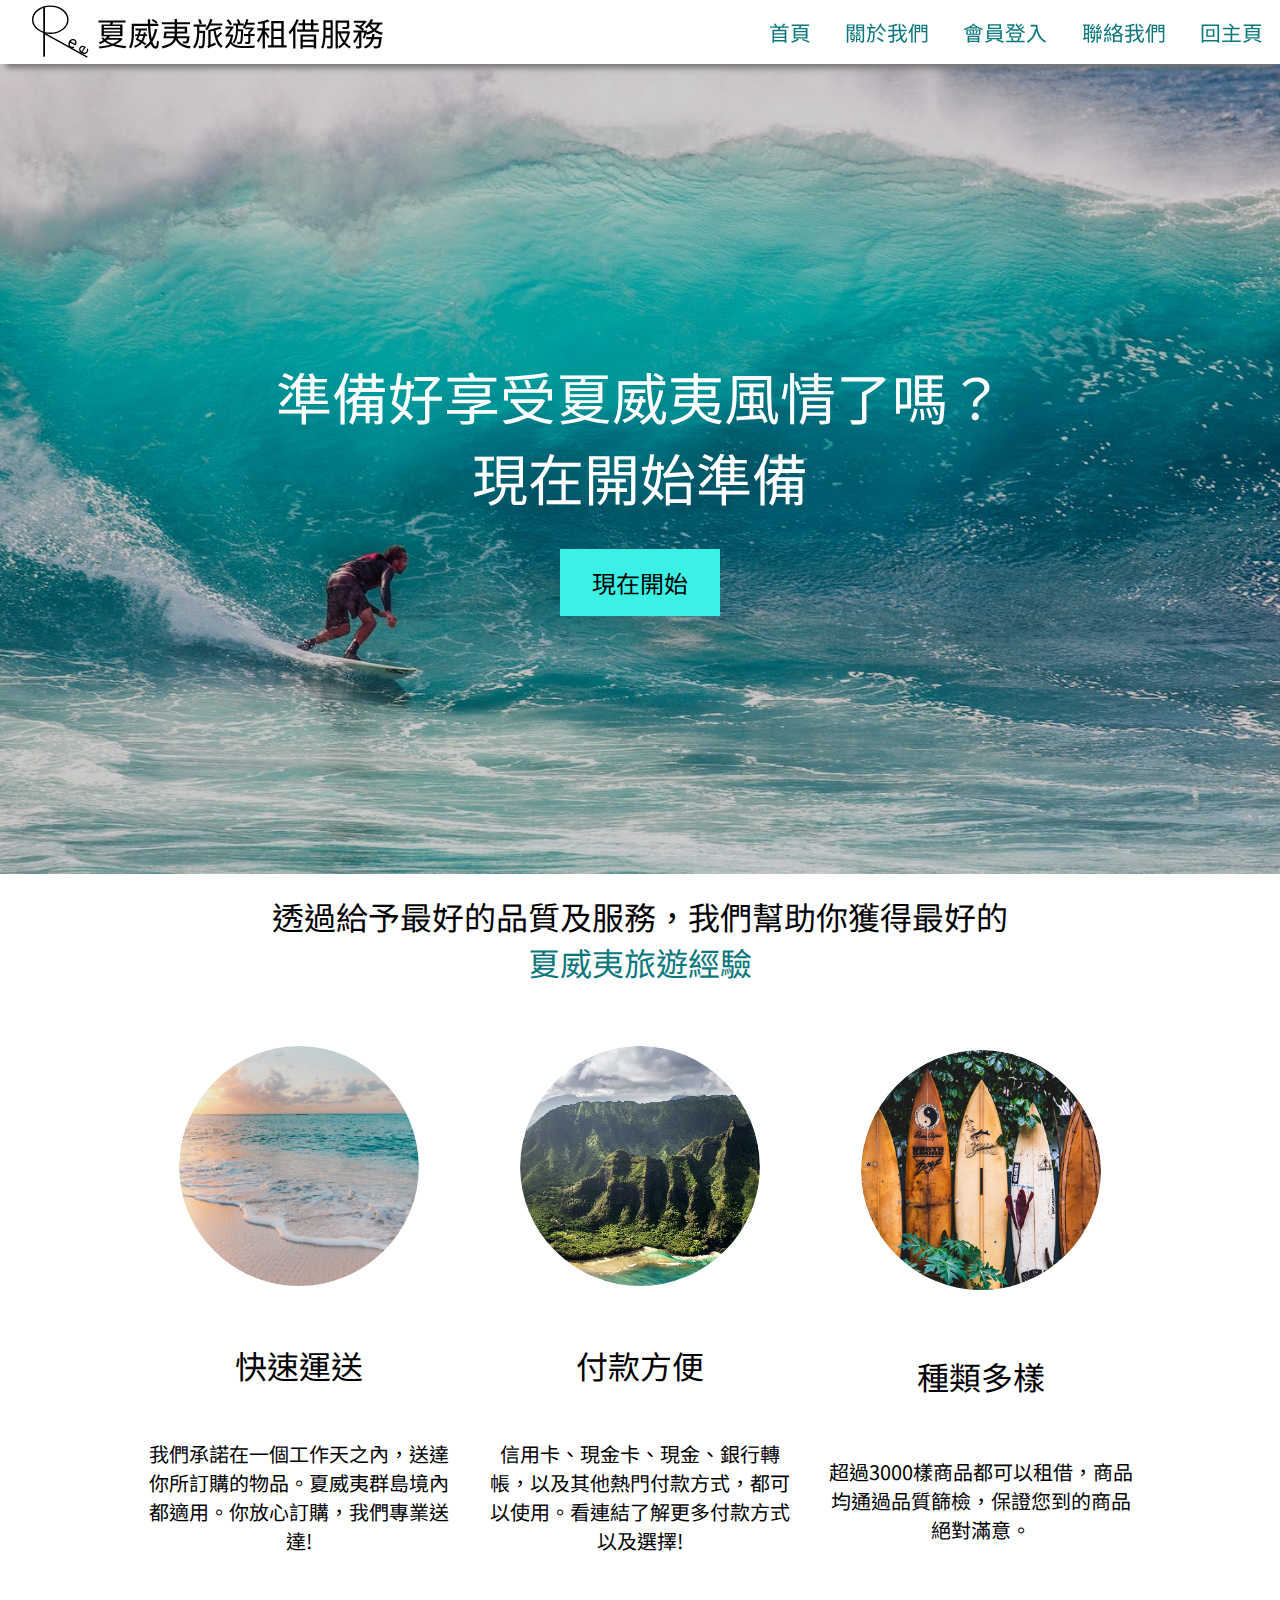
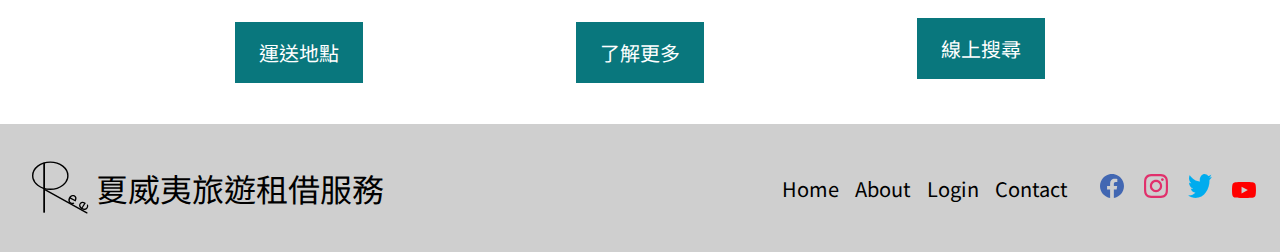
<file: Hawaii-Project/index.html>
<!DOCTYPE html>
<html lang="zh">
  <head>
    <meta charset="UTF-8" />
    <meta name="author" content="YiXuan(Boni)Tao" />
    <meta http-equiv="X-UA-Compatible" content="IE=edge" />
    <meta name="viewport" content="width=device-width, initial-scale=1.0" />
    <meta name="robots" content="index, follow" />
    <base target="_self" />
    <title>夏威夷旅遊租借服務｜夏威夷最方便快速的旅遊出租服務網站</title>
    <meta
      name="description"
      content="我們提供夏威夷旅遊租借服務，例如：衝浪板、車子、帳篷等等。"
    />
    <link rel="stylesheet" href="styles/style.css" />
    <!-- google font -->
    <link rel="preconnect" href="https://fonts.googleapis.com" />
    <link rel="preconnect" href="https://fonts.gstatic.com" crossorigin />
    <link
      href="https://fonts.googleapis.com/css2?family=Noto+Sans+TC&display=swap"
      rel="stylesheet"
    />
  </head>
  <body>
    <!-- header -->
    <header class="">
      <div class="logo">
        <img src="Icons/black logo.svg" alt="logo" />
        <h1>夏威夷旅遊租借服務</h1>
      </div>
      <nav>
        <ul>
          <li><a href="#">首頁</a></li>
          <li><a href="#">關於我們</a></li>
          <li><a href="#">會員登入</a></li>
          <li><a href="#">聯絡我們</a></li>
          <li><a href="../index.html">回主頁</a></li>
        </ul>
      </nav>
    </header>
    <!-- image part of the first page -->
    <main>
      <section class="backImage">
        <div class="filter"></div>
        <h2>
          準備好享受夏威夷風情了嗎？ <br />
          現在開始準備
        </h2>
        <button class="start">現在開始</button>
      </section>
      <!-- second page -->
      <section class="second">
        <h2>
          透過給予最好的品質及服務，我們幫助你獲得最好的 <br />
          <span style="color: #09777d">夏威夷旅遊經驗</span>
        </h2>
        <section class="cards">
          <div class="card">
            <div class="image-container">
              <img
                src="Pictures/sean-o-KMn4VEeEPR8-unsplash.jpg"
                alt="picture"
                title="夏威夷海灘"
              />
            </div>
            <h4>快速運送</h4>
            <p>
              我們承諾在一個工作天之內，送達你所訂購的物品。夏威夷群島境內都適用。你放心訂購，我們專業送達!
            </p>
            <a href="#">運送地點</a>
          </div>
          <div class="card">
            <div class="image-container">
              <img
                src="Pictures/braden-jarvis-prSogOoFmkw-unsplash.jpg"
                alt="picture"
                title="夏威夷空拍"
              />
            </div>
            <h4>付款方便</h4>
            <p>
              信用卡、現金卡、現金、銀行轉帳，以及其他熱門付款方式，都可以使用。看連結了解更多付款方式以及選擇!
            </p>
            <a href="#">了解更多</a>
          </div>
          <div class="card">
            <div class="image-container">
              <img
                src="Pictures/tatonomusic-FFCgotROOTY-unsplash.jpg"
                alt="picture"
                title="繽紛的衝浪板"
              />
            </div>
            <h4>種類多樣</h4>
            <p>
              超過3000樣商品都可以租借，商品均通過品質篩檢，保證您到的商品絕對滿意。
            </p>
            <a href="#">線上搜尋</a>
          </div>
        </section>
      </section>
    </main>
    <!-- footer -->
    <footer>
      <div class="logo">
        <img src="Icons/black logo.svg" alt="logo" />
        <h1>夏威夷旅遊租借服務</h1>
      </div>
      <div class="about">
        <div class="footerLink">
          <ul>
            <li><a href="#">Home</a></li>
            <li><a href="#">About</a></li>
            <li><a href="#">Login</a></li>
            <li><a href="#">Contact</a></li>
          </ul>
        </div>
        <div class="socialMedia">
          <img src="Icons/facebook.svg" alt="facebook" title="facebook" />
          <img src="Icons/instagram.svg" alt="instagram" title="instagram" />
          <img src="Icons/twitter.svg" alt="twitter" title="twitter" />
          <img src="Icons/youtube.svg" alt="youtube" title="youtube" />
        </div>
      </div>
    </footer>
    <script src="app.js"></script>
  </body>
</html>
</file>
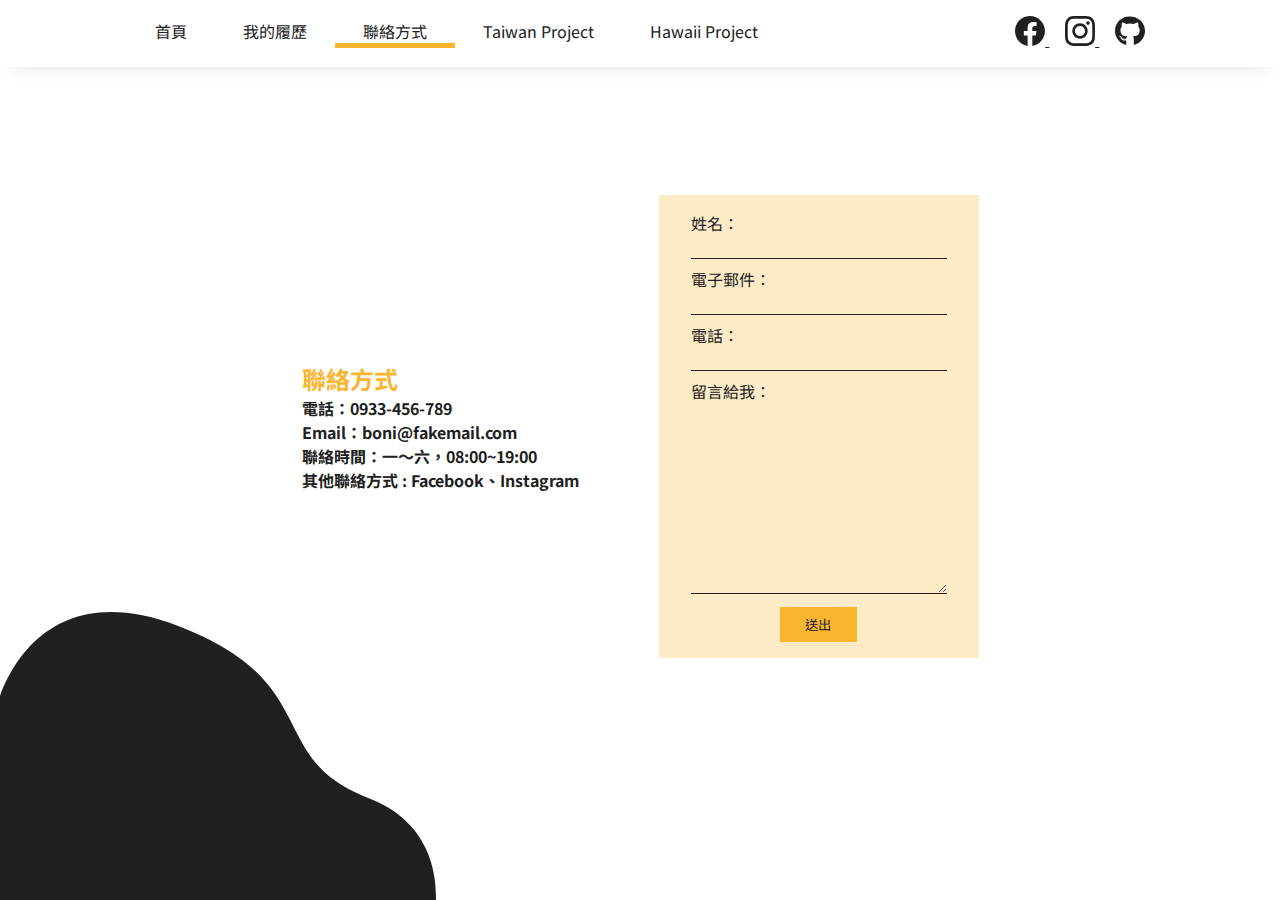
<file: contact.html>
<!DOCTYPE html>
<html lang="zh">
  <head>
    <meta charset="UTF-8" />
    <meta name="author" content="YiXuan(Boni)Tao" />
    <meta http-equiv="X-UA-Compatible" content="IE=edge" />
    <meta name="viewport" content="width=device-width, initial-scale=1.0" />
    <meta name="robots" content="index, follow" />
    <meta name="description" content="這是Boni的個人網站。" />
    <base target="_self" />
    <title>我的履歷 | Boni 網頁前端工程師</title>
    <link rel="stylesheet" href="./style/style.css" />
    <!-- google font -->
    <link rel="preconnect" href="https://fonts.googleapis.com" />
    <link rel="preconnect" href="https://fonts.gstatic.com" crossorigin />
    <link
      href="https://fonts.googleapis.com/css2?family=Noto+Sans+TC&display=swap"
      rel="stylesheet"
    />

    <!-- font-awesome -->
    <link
      rel="stylesheet"
      href="https://cdnjs.cloudflare.com/ajax/libs/font-awesome/6.1.2/css/all.min.css"
    />
  </head>
  <body>
    <img class="contactBlack" src="ICONS/bg-black-3.svg" alt="" />
    <header>
      <a class="menu" href="#" role="button">
        <i class="fa-solid fa-bars"></i>
      </a>
      <!-- links for facebook, instagram and github -->
      <div class="links">
        <a href="">
          <img
            src="./ICONS/facebook.svg"
            alt="facebook"
            title="facebook"
            role="button"
          />
        </a>
        <a href="">
          <img
            src="./ICONS/instagram.svg"
            alt="instagram"
            title="instagram"
            role="button"
          />
        </a>
        <a href="">
          <img
            src="./ICONS/github-brands 1.svg"
            alt="github"
            title="github"
            role="button"
          />
        </a>
      </div>
      <nav class="navbar-horizontal">
        <ul class="navbar-nav">
          <li><a href="index.html" role="button">首頁</a></li>
          <li><a href="resume.html" role="button">我的履歷</a></li>
          <li class="navActive">
            <a href="contact.html" role="button">聯絡方式</a>
          </li>
          <li>
            <a href="/Taiwan-Project/index.html" role="button"
              >Taiwan Project</a
            >
          </li>
          <li>
            <a href="/Hawaii-Project/index.html" role="button"
              >Hawaii Project</a
            >
          </li>
        </ul>
      </nav>
    </header>
    <nav class="navbar-vertical">
      <ul class="navbar-nav">
        <li><a href="index.html" role="button">首頁</a></li>
        <li><a href="resume.html" role="button">我的履歷</a></li>
        <li class="navActive">
          <a href="contact.html" role="button">聯絡方式</a>
        </li>
        <li>
          <a href="/Taiwan-Project/index.html" role="button">Taiwan Project</a>
        </li>
        <li>
          <a href="/Hawaii-Project/index.html" role="button">Hawaii Project</a>
        </li>
      </ul>
    </nav>
    <main>
      <section class="contact">
        <div class="content">
          <h2 style="color: #f9b530;">聯絡方式</h2>
          <h4>電話：0933-456-789</h4>
          <h4>Email：boni@fakemail.com</h4>
          <h4>聯絡時間：一～六，08:00~19:00</h4>
          <h4>其他聯絡方式 : Facebook、Instagram</h4>
        </div>
      </section>
      <section class="form">
        <form>
          <div>
            <label for="name">姓名：</label>
            <br />
            <input type="text" name="name" id="" />
          </div>
          <div>
            <label for="email">電子郵件：</label>
            <br />
            <input type="email" name="email" id="" />
          </div>
          <div>
            <label for="name">電話：</label>
            <br />
            <input type="text" name="phone" id="" />
          </div>
          <div>
            <label for="need">留言給我：</label>
            <br />
            <textarea name="" id="" cols="30" rows="10"></textarea>
          </div>
          <button type="submit">送出</button>
        </form>
      </section>
    </main>
  </body>
</html>
</file>
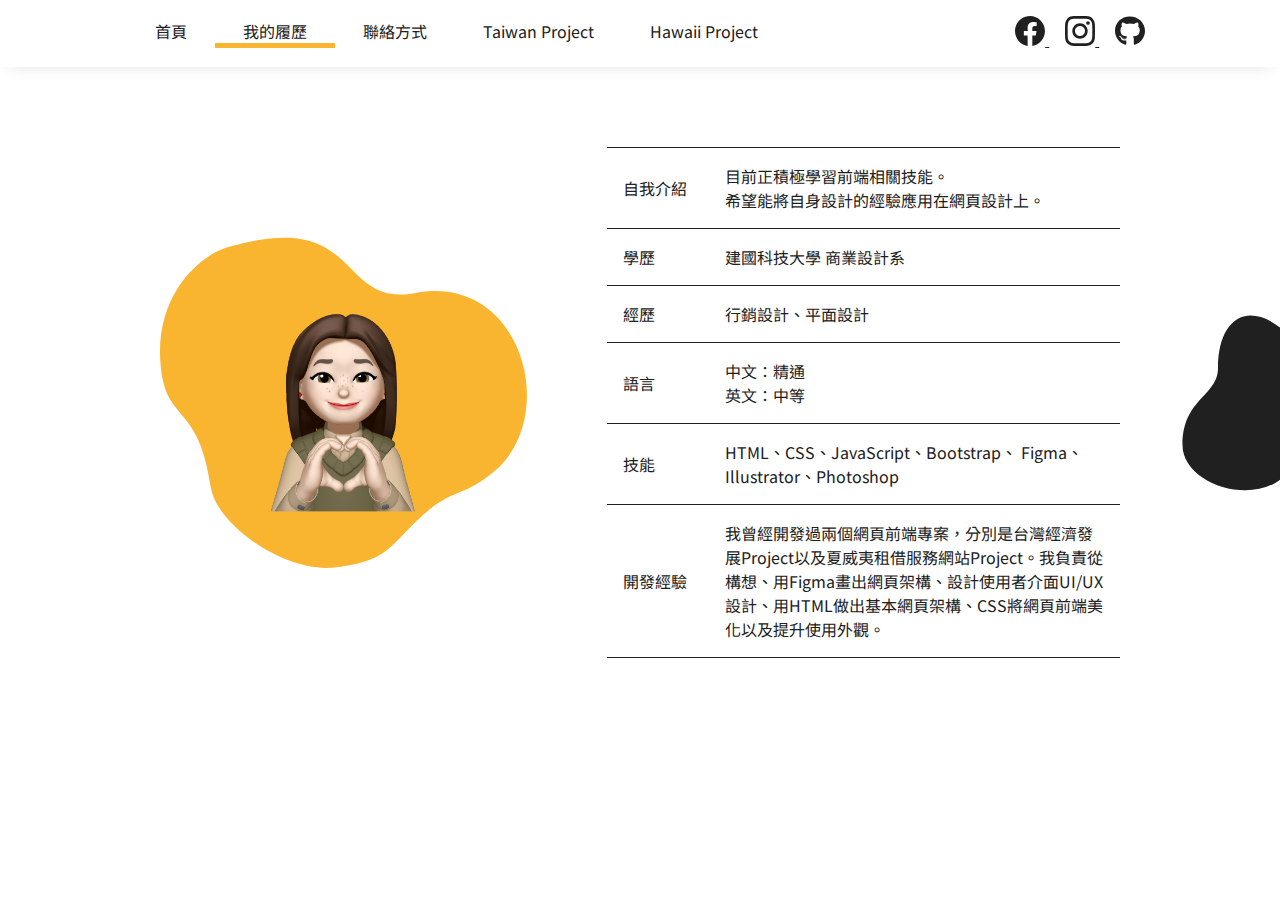
<file: resume.html>
<!DOCTYPE html>
<html lang="zh">
  <head>
    <meta charset="UTF-8" />
    <meta name="author" content="YiXuan(Boni)Tao" />
    <meta http-equiv="X-UA-Compatible" content="IE=edge" />
    <meta name="viewport" content="width=device-width, initial-scale=1.0" />
    <meta name="robots" content="index, follow" />
    <meta name="description" content="這是Boni的個人網站。" />
    <base target="_self" />
    <title>我的履歷 | Boni 網頁前端工程師</title>
    <link rel="stylesheet" href="./style/style.css" />
    <!-- google font -->
    <link rel="preconnect" href="https://fonts.googleapis.com" />
    <link rel="preconnect" href="https://fonts.gstatic.com" crossorigin />
    <link
      href="https://fonts.googleapis.com/css2?family=Noto+Sans+TC&display=swap"
      rel="stylesheet"
    />

    <!-- font-awesome -->
    <link
      rel="stylesheet"
      href="https://cdnjs.cloudflare.com/ajax/libs/font-awesome/6.1.2/css/all.min.css"
    />
  </head>
  <body>
    <img class="resumeBlack" src="ICONS/bg-black-2.svg" alt="" />
    <header>
      <a class="menu" href="#" role="button">
          <i class="fa-solid fa-bars"></i>
      </a>
      <!-- links for facebook, instagram and github -->
      <div class="links">
          <a href="">
              <img src="./ICONS/facebook.svg" alt="facebook" title="facebook" role="button" />
          </a>
          <a href="">
              <img src="./ICONS/instagram.svg" alt="instagram" title="instagram" role="button" />
          </a>
          <a href="">
              <img src="./ICONS/github-brands 1.svg" alt="github" title="github" role="button" />
          </a>
      </div>
      <nav class="navbar-horizontal">
          <ul class="navbar-nav">
              <li ><a href="index.html" role="button">首頁</a></li>
              <li class="navActive"><a href="resume.html" role="button">我的履歷</a></li>
              <li>
                  <a href="contact.html" role="button">聯絡方式</a>
              </li>
              <li><a href="/Taiwan-Project/index.html" role="button">Taiwan
                                        Project</a></li>
              <li><a href="/Hawaii-Project/index.html" role="button">Hawaii
                                        Project</a></li>
          </ul>
      </nav>
  </header>
  <nav class="navbar-vertical ">
      <ul class="navbar-nav">
          <li ><a href="index.html" role="button">首頁</a></li>
          <li class="navActive"><a href="resume.html" role="button">我的履歷</a></li>
          <li>
              <a href="contact.html" role="button">聯絡方式</a>
          </li>
          <li><a href="/Taiwan-Project/index.html" role="button">Taiwan Project</a></li>
          <li><a href="/Hawaii-Project/index.html" role="button">Hawaii Project</a></li>
      </ul>
      </ul>
  </nav>
    <main >
      <section class="picture">
        <img class="resumePic" src="image/Image 2.png" alt="" />
        <img class="resumeYellow" src="ICONS/bg-yellow-2.svg" alt="" />
      </section>
      <section class="table">
        <table>
          <tr style="border-top:1px solid #202020;">
            <td style="width: 20%">自我介紹</td>
            <td style="width: 80%">
              目前正積極學習前端相關技能。
              <br />
              希望能將自身設計的經驗應用在網頁設計上。
            </td>
          </tr>
          <tr>
            <td>學歷</td>
            <td>建國科技大學 商業設計系</td>
          </tr>
          <tr>
            <td>經歷</td>
            <td>行銷設計、平面設計</td>
          </tr>
          <tr>
            <td>語言</td>
            <td>
              中文：精通
              <br />
              英文：中等
            </td>
          </tr>
          <tr>
            <td>技能</td>
            <td>
              HTML、CSS、JavaScript、Bootstrap、 Figma、Illustrator、Photoshop
            </td>
          </tr>
          <tr>
            <td>開發經驗</td>
            <td>
              我曾經開發過兩個網頁前端專案，分別是台灣經濟發展Project以及夏威夷租借服務網站Project。我負責從構想、用Figma畫出網頁架構、設計使用者介面UI/UX設計、用HTML做出基本網頁架構、CSS將網頁前端美化以及提升使用外觀。
            </td>
          </tr>
        </table>
      </section>
    </main>
  </body>
</html>
</file>
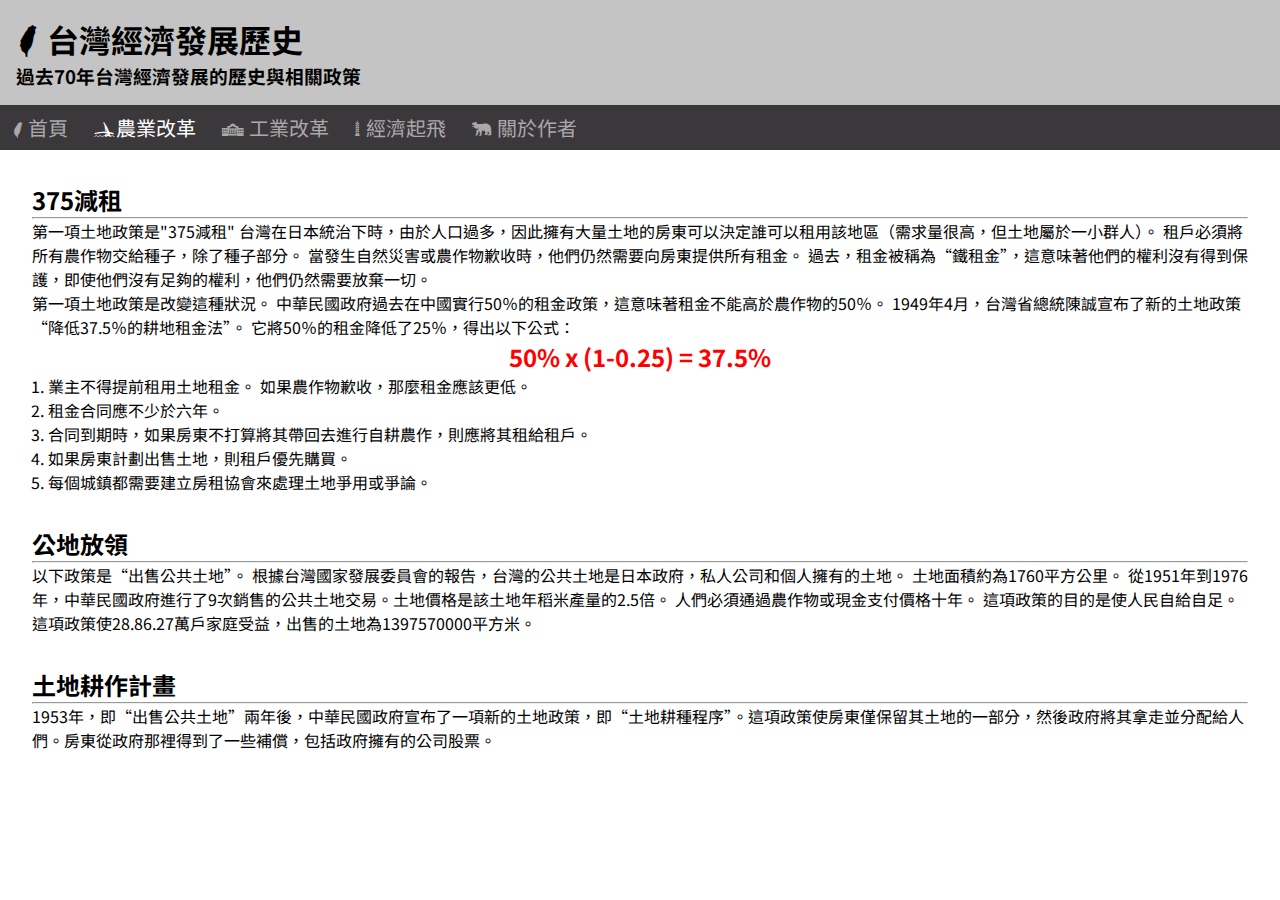
<file: Taiwan-Project/agricultural.html>
<!DOCTYPE html>
<html lang="en">
  <head>
    <meta charset="UTF-8" />
    <meta http-equiv="X-UA-Compatible" content="IE=edge" />
    <meta name="viewport" content="width=device-width, initial-scale=1.0" />
    <title>農業改革｜台灣經濟發展歷史</title>
    <link rel="preconnect" href="https://fonts.googleapis.com" />
    <link rel="preconnect" href="https://fonts.gstatic.com" crossorigin />
    <link
      href="https://fonts.googleapis.com/css2?family=Noto+Sans+TC:wght@300&display=swap"
      rel="stylesheet"
    />
    <link rel="shortcut icon" href="./img/taiwanIcon.png" />
    <link rel="stylesheet" href="style.css" />
    <link rel="stylesheet" href="./twicon/twicon.css" />
  </head>
  <body>
    <!-- ============ header ============ -->
    <header>
      <h1>
        <a href="./index.html"
          ><i class="twicon-main-island"></i> 台灣經濟發展歷史</a
        >
      </h1>
      <h3>過去70年台灣經濟發展的歷史與相關政策</h3>
    </header>
    <!-- ============ nav ============ -->
    <nav>
      <ul>
        <li>
          <a href="./index.html"><i class="twicon-main-island"></i> 首頁</a>
        </li>
        <li>
          <a class="active" href="./agricultural.html"
            ><i class="twicon-lovers-brg"></i>農業改革</a
          >
        </li>
        <li>
          <a href="./industry.html"><i class="twicon-nt-mus"></i> 工業改革</a>
        </li>
        <li>
          <a href="./economy.html"><i class="twicon-taipei101"></i> 經濟起飛</a>
        </li>
        <li>
          <a href="./author.html"><i class="twicon-black-bear"></i> 關於作者</a>
        </li>
      </ul>
    </nav>
    <!-- ============ main ============ -->
    <main class="agricultural">
      <section>
        <h2>375減租</h2>
        <hr />
        <p>
          第一項土地政策是"375減租"
          台灣在日本統治下時，由於人口過多，因此擁有大量土地的房東可以決定誰可以租用該地區（需求量很高，但土地屬於一小群人）。
          租戶必須將所有農作物交給種子，除了種子部分。
          當發生自然災害或農作物歉收時，他們仍然需要向房東提供所有租金。
          過去，租金被稱為“鐵租金”，這意味著他們的權利沒有得到保護，即使他們沒有足夠的權利，他們仍然需要放棄一切。
          <br />
          第一項土地政策是改變這種狀況。
          中華民國政府過去在中國實行50％的租金政策，這意味著租金不能高於農作物的50％。
          1949年4月，台灣省總統陳誠宣布了新的土地政策“降低37.5％的耕地租金法”。
          它將50％的租金降低了25％，得出以下公式：
        </p>
        <p class="special">50% x (1-0.25) = 37.5%</p>
        <ol>
          <li>業主不得提前租用土地租金。 如果農作物歉收，那麼租金應該更低。</li>
          <li>租金合同應不少於六年。</li>
          <li>
            合同到期時，如果房東不打算將其帶回去進行自耕農作，則應將其租給租戶。
          </li>
          <li>如果房東計劃出售土地，則租戶優先購買。</li>
          <li>每個城鎮都需要建立房租協會來處理土地爭用或爭論。</li>
        </ol>
      </section>
      <section>
        <h2>公地放領</h2>
        <hr />
        <p>
          以下政策是“出售公共土地”。
          根據台灣國家發展委員會的報告，台灣的公共土地是日本政府，私人公司和個人擁有的土地。
          土地面積約為1760平方公里。
          從1951年到1976年，中華民國政府進行了9次銷售的公共土地交易。土地價格是該土地年稻米產量的2.5倍。
          人們必須通過農作物或現金支付價格十年。
          這項政策的目的是使人民自給自足。
          這項政策使28.86.27萬戶家庭受益，出售的土地為1397570000平方米。
        </p>
      </section>
      <section>
        <h2>土地耕作計畫</h2>
        <hr />
        <p>
          1953年，即“出售公共土地”兩年後，中華民國政府宣布了一項新的土地政策，即“土地耕種程序”。這項政策使房東僅保留其土地的一部分，然後政府將其拿走並分配給人們。房東從政府那裡得到了一些補償，包括政府擁有的公司股票。
        </p>
      </section>
    </main>
  </body>
</html>
</file>
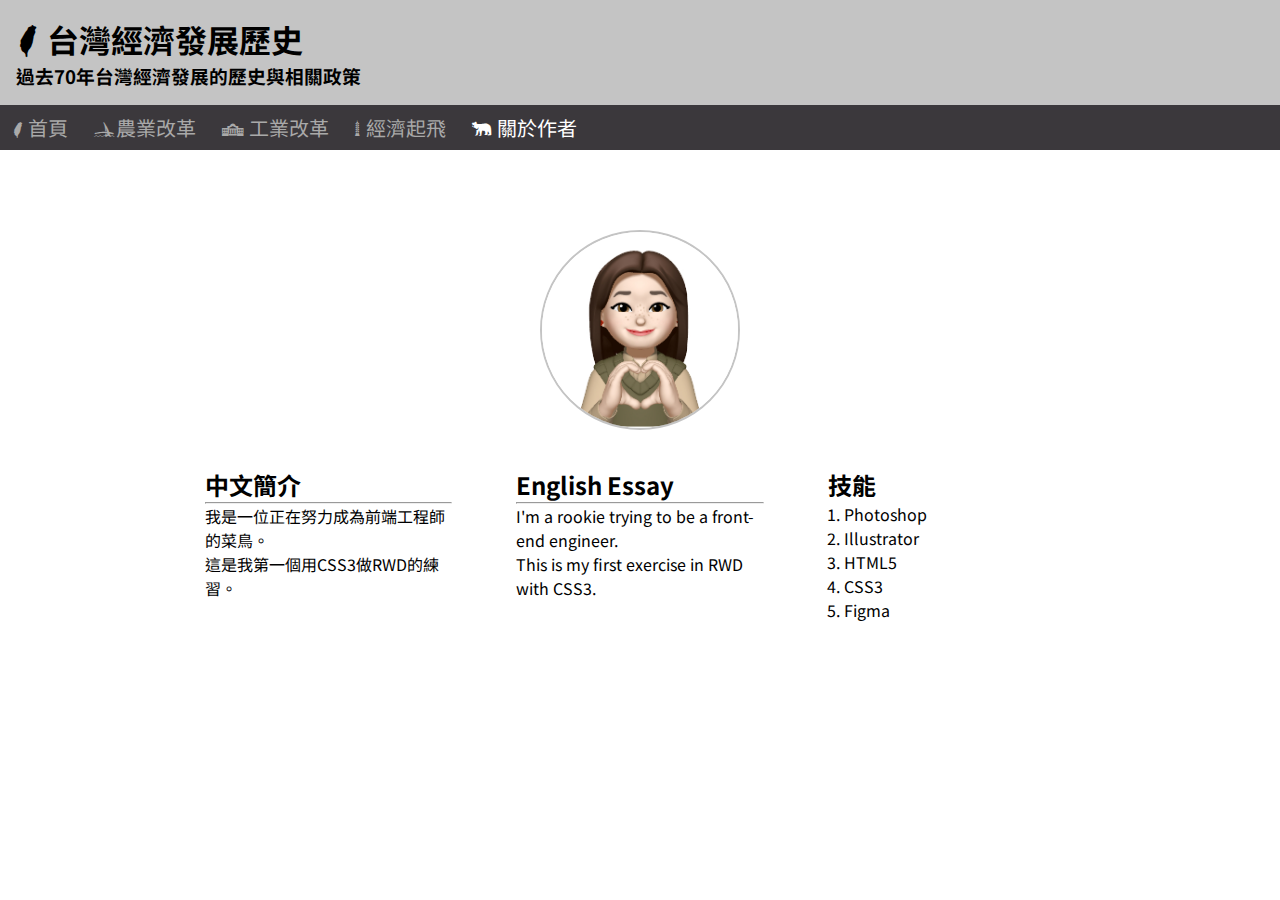
<file: Taiwan-Project/author.html>
<!DOCTYPE html>
<html lang="en">
  <head>
    <meta charset="UTF-8" />
    <meta http-equiv="X-UA-Compatible" content="IE=edge" />
    <meta name="viewport" content="width=device-width, initial-scale=1.0" />
    <title>作者｜台灣經濟發展歷史</title>
    <link rel="preconnect" href="https://fonts.googleapis.com" />
    <link rel="preconnect" href="https://fonts.gstatic.com" crossorigin />
    <link
      href="https://fonts.googleapis.com/css2?family=Noto+Sans+TC:wght@300&display=swap"
      rel="stylesheet"
    />
    <link rel="shortcut icon" href="./img/taiwanIcon.png" />
    <link rel="stylesheet" href="style.css" />
    <link rel="stylesheet" href="./twicon/twicon.css" />
  </head>
  <body>
    <!-- ============ header ============ -->
    <header>
      <h1>
        <a href="./index.html"
          ><i class="twicon-main-island"></i> 台灣經濟發展歷史</a
        >
      </h1>
      <h3>過去70年台灣經濟發展的歷史與相關政策</h3>
    </header>
    <!-- ============ nav ============ -->
    <nav>
      <ul>
        <li>
          <a href="./index.html"><i class="twicon-main-island"></i> 首頁</a>
        </li>
        <li>
          <a href="./agricultural.html"
            ><i class="twicon-lovers-brg"></i>農業改革</a
          >
        </li>
        <li>
          <a href="./industry.html"><i class="twicon-nt-mus"></i> 工業改革</a>
        </li>
        <li>
          <a href="./economy.html"><i class="twicon-taipei101"></i> 經濟起飛</a>
        </li>
        <li>
          <a class="active" href="./author.html"
            ><i class="twicon-black-bear"></i> 關於作者</a
          >
        </li>
      </ul>
    </nav>
    <!-- ============ main ============ -->
    <main class="author">
      <section class="authorSec1">
        <figure>
          <img src="./img/IMG_352180B2ED9D-1.jpeg" alt="" />
        </figure>
      </section>
      <section class="authorSec2">
        <div>
          <h2>中文簡介</h2>
          <hr />
          <p>
            我是一位正在努力成為前端工程師的菜鳥。 <br />
            這是我第一個用CSS3做RWD的練習。
          </p>
        </div>
        <div>
          <h2>English Essay</h2>
          <hr />
          <p>
            I'm a rookie trying to be a front-end engineer. <br />
            This is my first exercise in RWD with CSS3.
          </p>
        </div>
        <div>
          <h2>技能</h2>
          <ol>
            <li>Photoshop</li>
            <li>Illustrator</li>
            <li>HTML5</li>
            <li>CSS3</li>
            <li>Figma</li>
          </ol>
        </div>
      </section>
    </main>
  </body>
</html>
</file>
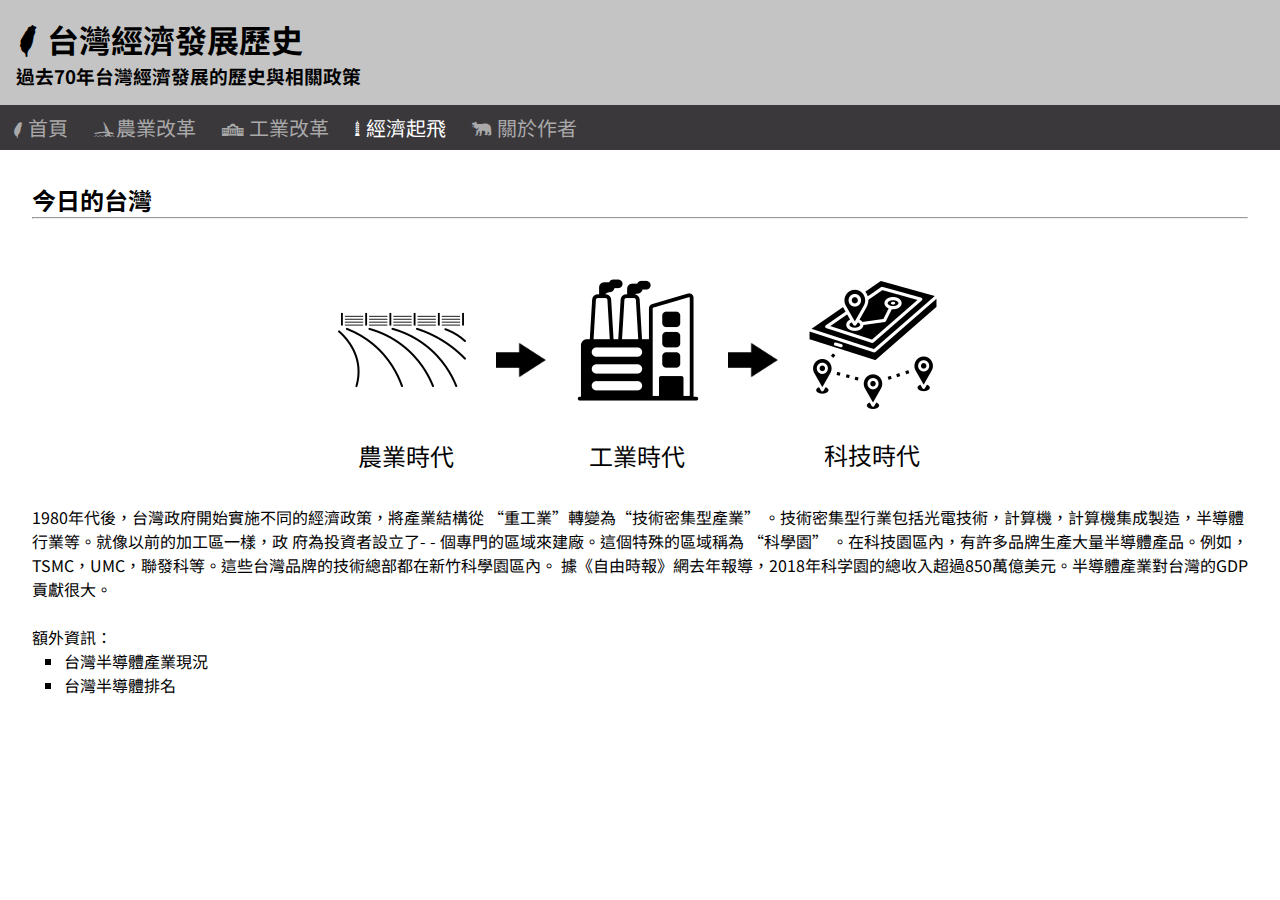
<file: Taiwan-Project/economy.html>
<!DOCTYPE html>
<html lang="en">
  <head>
    <meta charset="UTF-8" />
    <meta http-equiv="X-UA-Compatible" content="IE=edge" />
    <meta name="viewport" content="width=device-width, initial-scale=1.0" />
    <title>經濟起飛｜台灣經濟發展歷史</title>
    <link rel="preconnect" href="https://fonts.googleapis.com" />
    <link rel="preconnect" href="https://fonts.gstatic.com" crossorigin />
    <link
      href="https://fonts.googleapis.com/css2?family=Noto+Sans+TC:wght@300&display=swap"
      rel="stylesheet"
    />
    <link rel="shortcut icon" href="./img/taiwanIcon.png" />
    <link rel="stylesheet" href="style.css" />
    <link rel="stylesheet" href="./twicon/twicon.css" />
  </head>
  <body>
    <!-- ============ header ============ -->
    <header>
      <h1>
        <a href="./index.html"
          ><i class="twicon-main-island"></i> 台灣經濟發展歷史</a
        >
      </h1>
      <h3>過去70年台灣經濟發展的歷史與相關政策</h3>
    </header>
    <!-- ============ nav ============ -->
    <nav>
      <ul>
        <li>
          <a href="./index.html"><i class="twicon-main-island"></i> 首頁</a>
        </li>
        <li>
          <a href="./agricultural.html"
            ><i class="twicon-lovers-brg"></i>農業改革</a
          >
        </li>
        <li>
          <a href="./industry.html"><i class="twicon-nt-mus"></i> 工業改革</a>
        </li>
        <li>
          <a class="active" href="./economy.html"
            ><i class="twicon-taipei101"></i> 經濟起飛</a
          >
        </li>
        <li>
          <a href="./author.html"><i class="twicon-black-bear"></i> 關於作者</a>
        </li>
      </ul>
    </nav>
    <!-- ============ main ============ -->
  </body>
  <main>
    <h2>今日的台灣</h2>
    <hr />
    <section class="economySec1">
      <figure>
        <img src="./img/16092828_d37e15b0fe.png" alt="" />
        <p>農業時代</p>
      </figure>
      <picture>
        <source srcset="./img/arrow-png-30.webp" media="(min-width: 768px)" />
        <source srcset="./img/arrow-png-31.png" media="(max-width: 768px)" />
        <img class="arrow" src="./img/arrow-png-30.webp" alt="" />
      </picture>
      <figure>
        <img src="./img/27094851_b9da5cb5da.png" alt="" />
        <p>工業時代</p>
      </figure>
      <picture>
        <source srcset="./img/arrow-png-30.webp" media="(min-width: 768px)" />
        <source srcset="./img/arrow-png-31.png" media="(max-width: 768px)" />
        <img class="arrow" src="./img/arrow-png-30.webp" alt="" />
      </picture>
      <figure>
        <img src="./img/22175439_200ec2d9fe.png" alt="" />
        <p>科技時代</p>
      </figure>
    </section>
    <p>
      1980年代後，台灣政府開始實施不同的經濟政策，將產業結構從
      “重工業”轉變為“技術密集型產業”
      。技術密集型行業包括光電技術，計算機，計算機集成製造，半導體行業等。就像以前的加工區一樣，政
      府為投資者設立了- - 個專門的區域來建廠。這個特殊的區域稱為 “科學園”
      。在科技園區內，有許多品牌生產大量半導體產品。例如，TSMC，UMC，聯發科等。這些台灣品牌的技術總部都在新竹科學園區內。
      據《自由時報》網去年報導，2018年科学園的總收入超過850萬億美元。半導體產業對台灣的GDP貢獻很大。
    </p>
    <br />
    <p>額外資訊：</p>
    <ol class="linkList">
      <li>
        <a
          href="https://www.sipo.org.tw/industry-overview/industry-state-quo/semiconductor-industry-state-quo.html"
          >台灣半導體產業現況</a
        >
      </li>
      <li>
        <a
          href="https://www.sipo.org.tw/industry-overview/industry-ranking/semiconductor-industry-ranking.html"
          >台灣半導體排名</a
        >
      </li>
    </ol>
  </main>
</html>
</file>
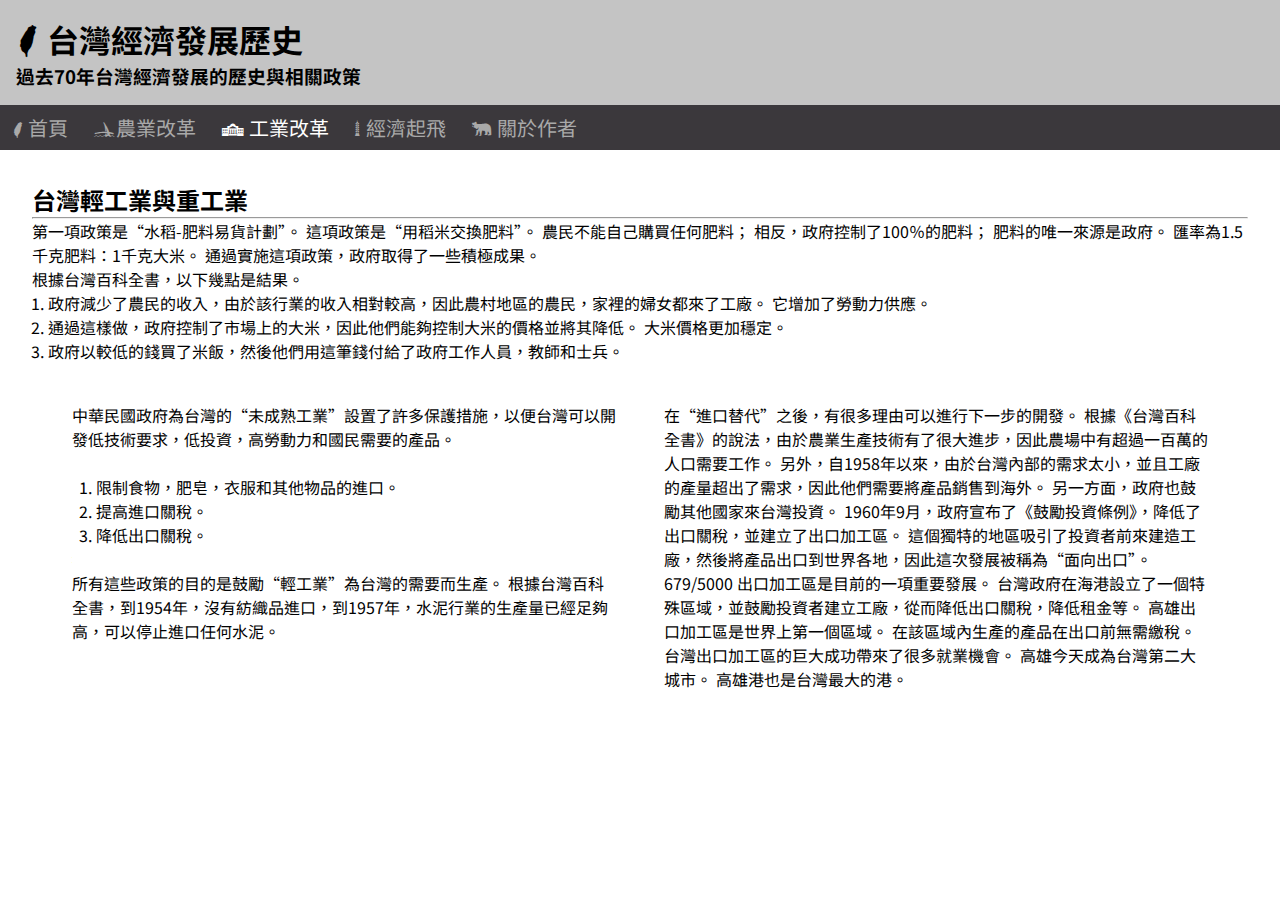
<file: Taiwan-Project/industry.html>
<!DOCTYPE html>
<html lang="en">
  <head>
    <meta charset="UTF-8" />
    <meta http-equiv="X-UA-Compatible" content="IE=edge" />
    <meta name="viewport" content="width=device-width, initial-scale=1.0" />
    <title>工業改革｜台灣經濟發展歷史</title>
    <link rel="preconnect" href="https://fonts.googleapis.com" />
    <link rel="preconnect" href="https://fonts.gstatic.com" crossorigin />
    <link
      href="https://fonts.googleapis.com/css2?family=Noto+Sans+TC:wght@300&display=swap"
      rel="stylesheet"
    />
    <link rel="shortcut icon" href="./img/taiwanIcon.png" />
    <link rel="stylesheet" href="style.css" />
    <link rel="stylesheet" href="./twicon/twicon.css" />
  </head>
  <body>
    <!-- ============ header ============ -->
    <header>
      <h1> <a href="./index.html"><i class="twicon-main-island"></i> 台灣經濟發展歷史</a></h1>
      <h3>過去70年台灣經濟發展的歷史與相關政策</h3>
    </header>
    <!-- ============ nav ============ -->
    <nav>
      <ul>
        <li>
          <a href="./index.html"><i class="twicon-main-island"></i> 首頁</a>
        </li>
        <li>
          <a href="./agricultural.html"
            ><i class="twicon-lovers-brg"></i>農業改革</a
          >
        </li>
        <li>
          <a class="active" href="./industry.html"
            ><i class="twicon-nt-mus"></i> 工業改革</a
          >
        </li>
        <li>
          <a href="./economy.html"><i class="twicon-taipei101"></i> 經濟起飛</a>
        </li>
        <li>
          <a href="./author.html"><i class="twicon-black-bear"></i> 關於作者</a>
        </li>
      </ul>
    </nav>
    <!-- ============ main ============ -->
    <main class="industry">
      <section>
        <h2>台灣輕工業與重工業</h2>
        <hr />
        <p>
          第一項政策是“水稻-肥料易貨計劃”。 這項政策是“用稻米交換肥料”。
          農民不能自己購買任何肥料； 相反，政府控制了100％的肥料；
          肥料的唯一來源是政府。 匯率為1.5千克肥料：1千克大米。
          通過實施這項政策，政府取得了一些積極成果。
          <br>
          根據台灣百科全書，以下幾點是結果。
          <ol>
            <li>政府減少了農民的收入，由於該行業的收入相對較高，因此農村地區的農民，家裡的婦女都來了工廠。
              它增加了勞動力供應。</li>
            <li>通過這樣做，政府控制了市場上的大米，因此他們能夠控制大米的價格並將其降低。
                大米價格更加穩定。</li>
            <li>政府以較低的錢買了米飯，然後他們用這筆錢付給了政府工作人員，教師和士兵。</li>
          </ol>
        </p>
      </section>
      <section class="industrySec2">
        <div class="left">
          <p>中華民國政府為台灣的“未成熟工業”設置了許多保護措施，以便台灣可以開發低技術要求，低投資，高勞動力和國民需要的產品。</p>
            <ol>
              <li>限制食物，肥皂，衣服和其他物品的進口。</li>
              <li>提高進口關稅。</li>
              <li>降低出口關稅。</li>
            </ol>
        <p>所有這些政策的目的是鼓勵“輕工業”為台灣的需要而生產。 根據台灣百科全書，到1954年，沒有紡織品進口，到1957年，水泥行業的生產量已經足夠高，可以停止進口任何水泥。</p>
        </div>
        <div class="right">
          <p>在“進口替代”之後，有很多理由可以進行下一步的開發。 根據《台灣百科全書》的說法，由於農業生產技術有了很大進步，因此農場中有超過一百萬的人口需要工作。 另外，自1958年以來，由於台灣內部的需求太小，並且工廠的產量超出了需求，因此他們需要將產品銷售到海外。 另一方面，政府也鼓勵其他國家來台灣投資。 1960年9月，政府宣布了《鼓勵投資條例》，降低了出口關稅，並建立了出口加工區。 這個獨特的地區吸引了投資者前來建造工廠，然後將產品出口到世界各地，因此這次發展被稱為“面向出口”。 679/5000 出口加工區是目前的一項重要發展。 台灣政府在海港設立了一個特殊區域，並鼓勵投資者建立工廠，從而降低出口關稅，降低租金等。 高雄出口加工區是世界上第一個區域。 在該區域內生產的產品在出口前無需繳稅。 台灣出口加工區的巨大成功帶來了很多就業機會。 高雄今天成為台灣第二大城市。 高雄港也是台灣最大的港。</p>
        </div>
      </section>
    </main>
  </body>
</html>
</file>
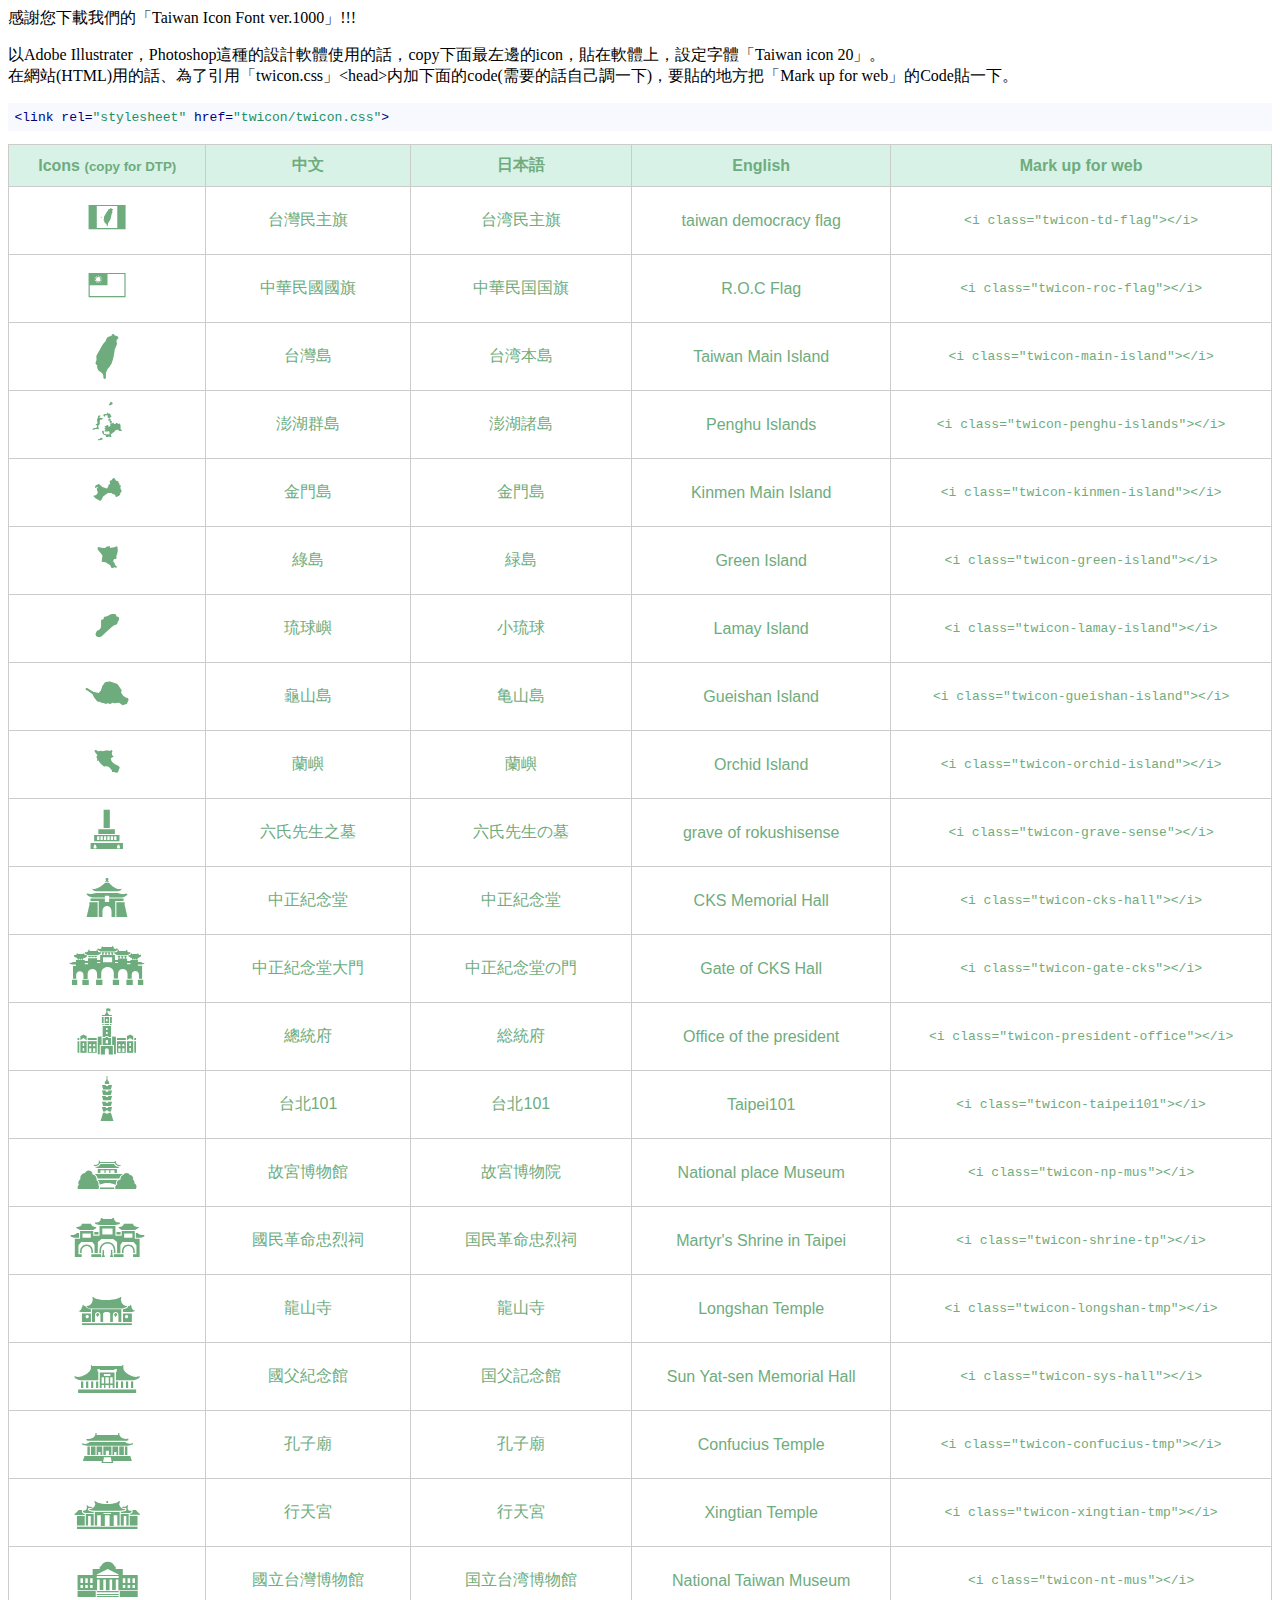
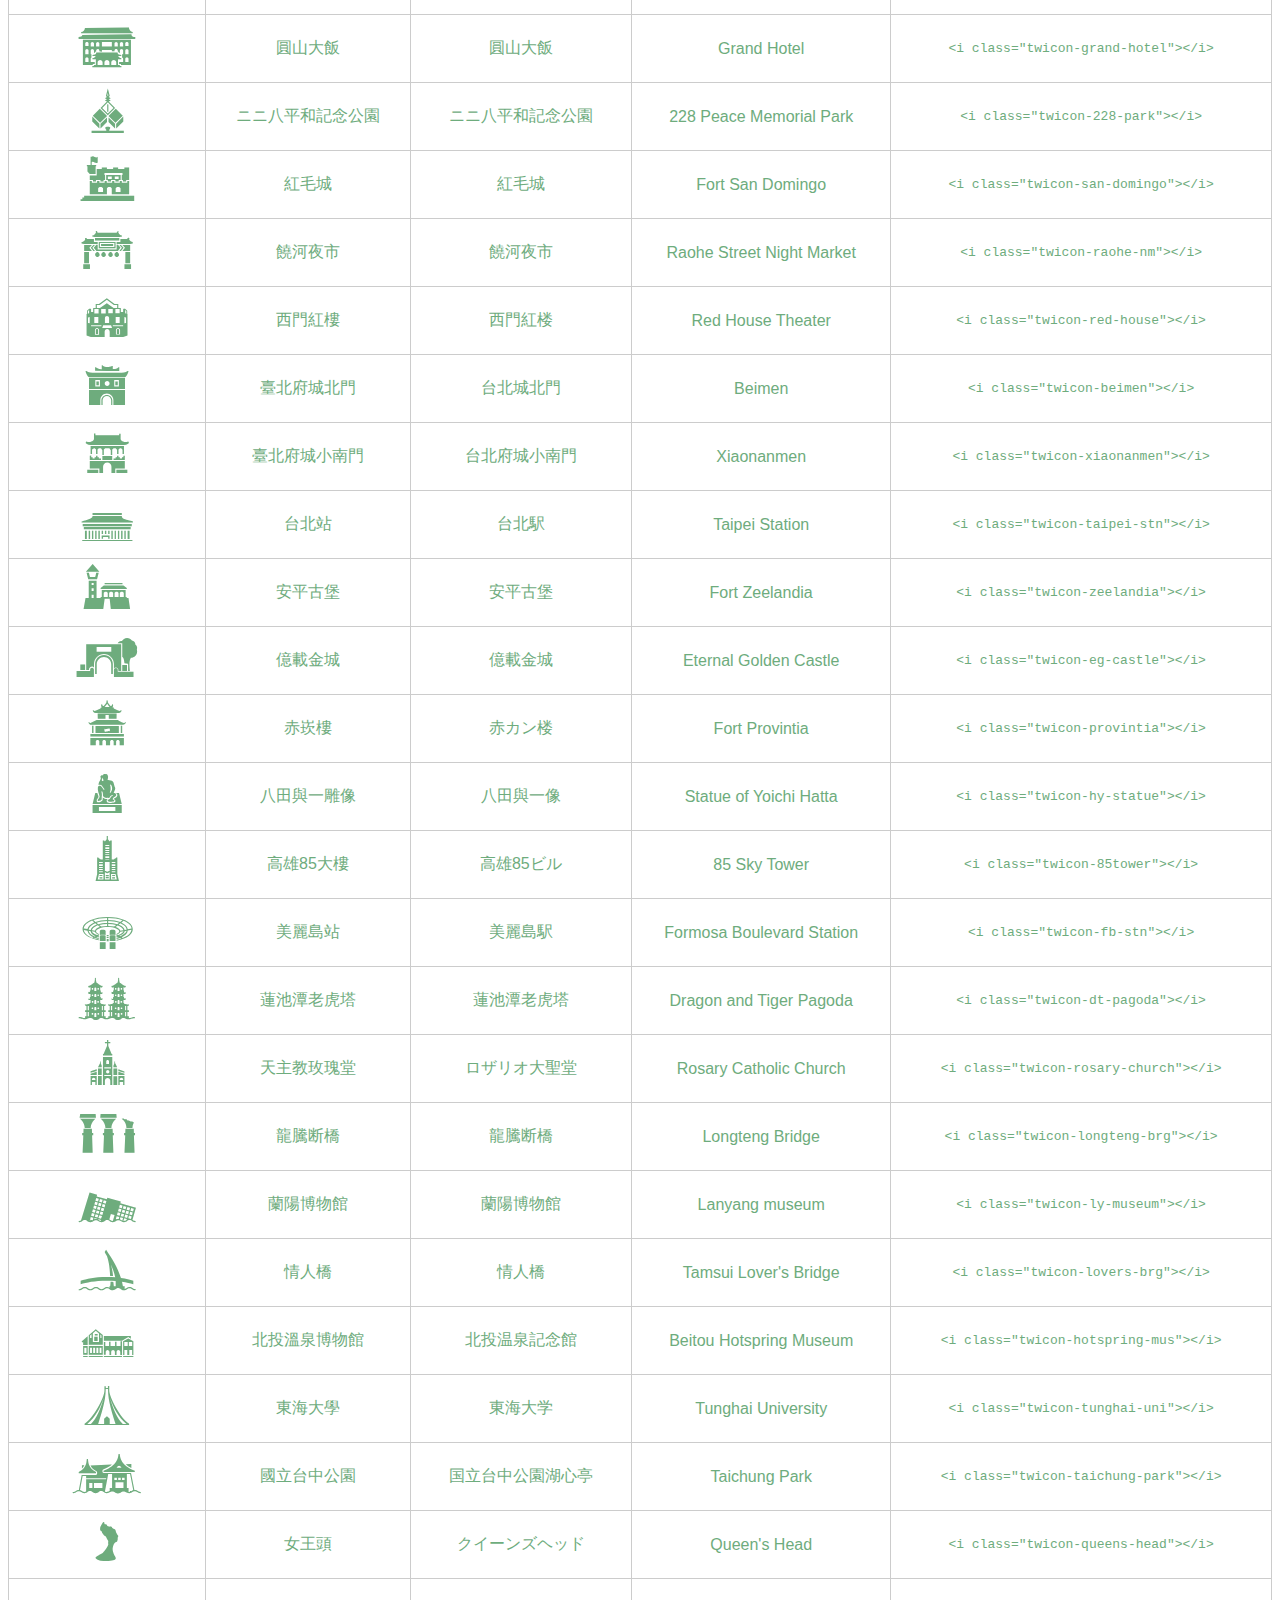
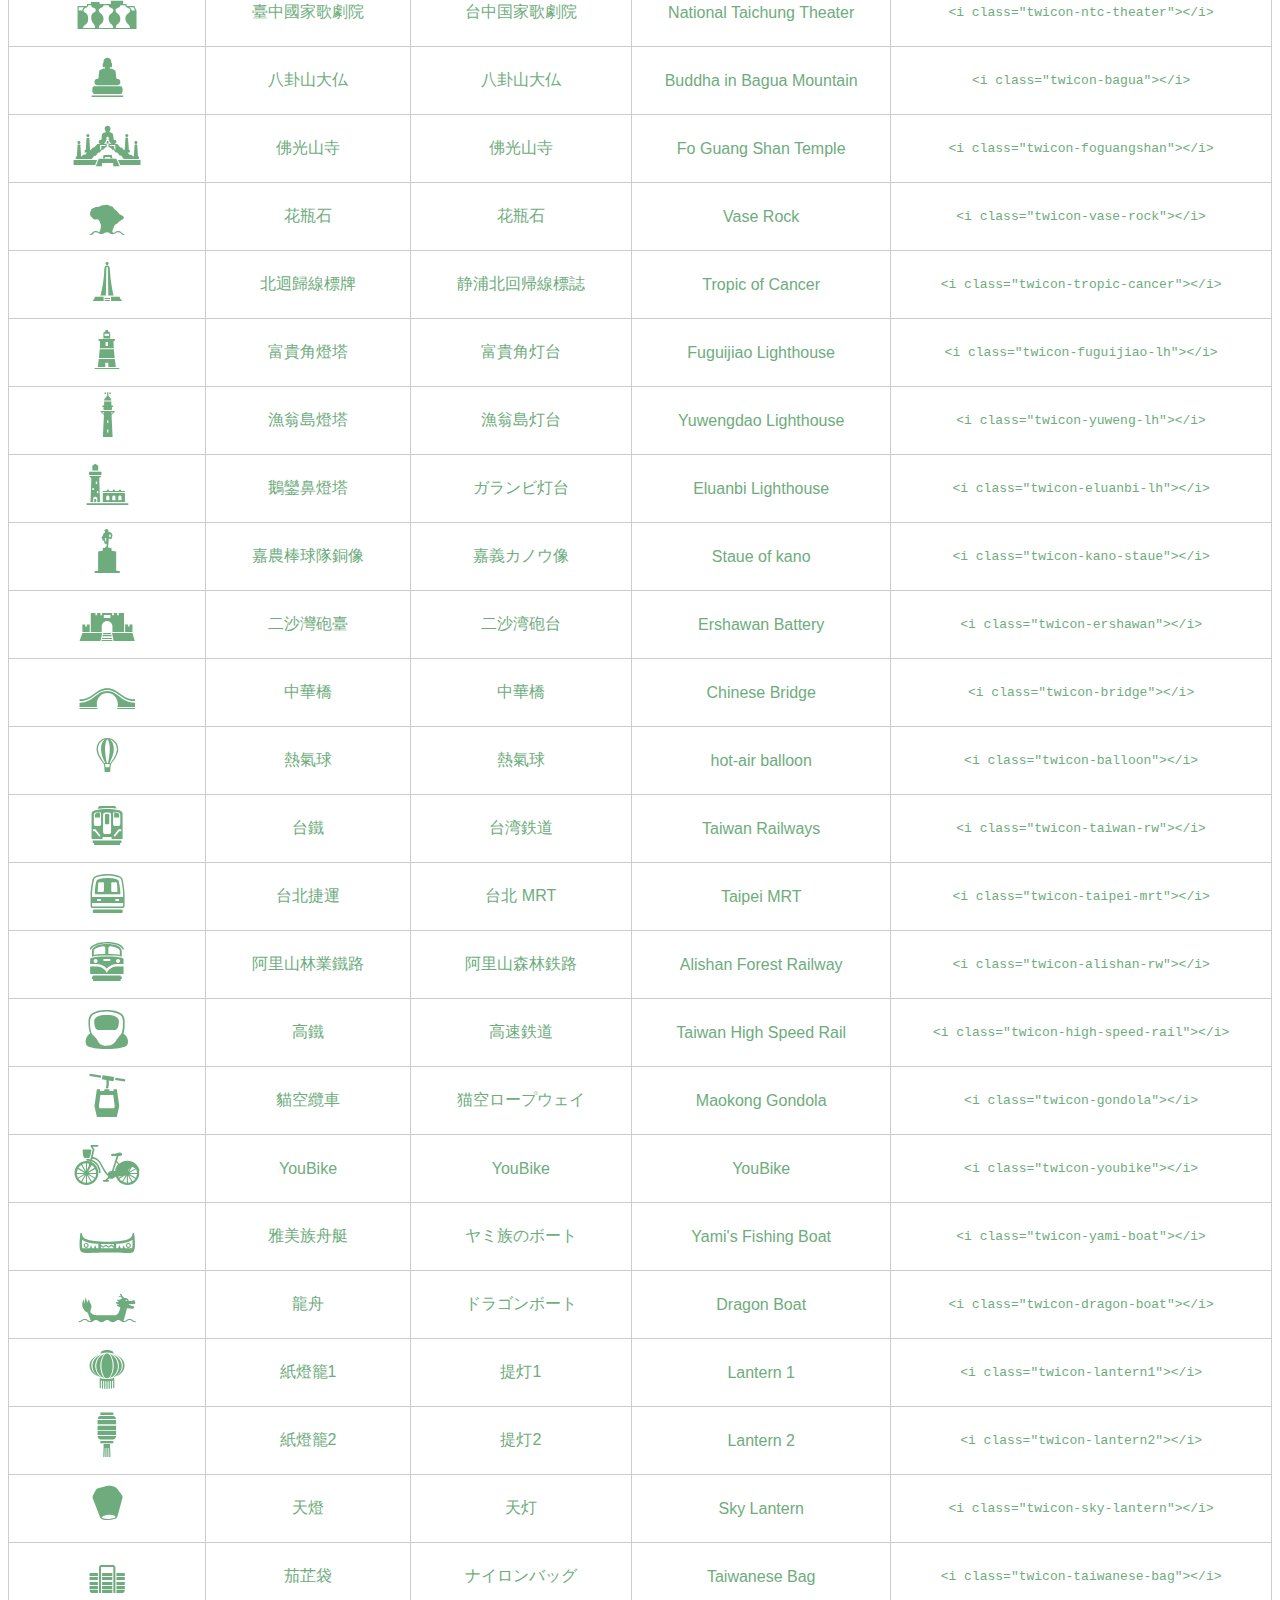
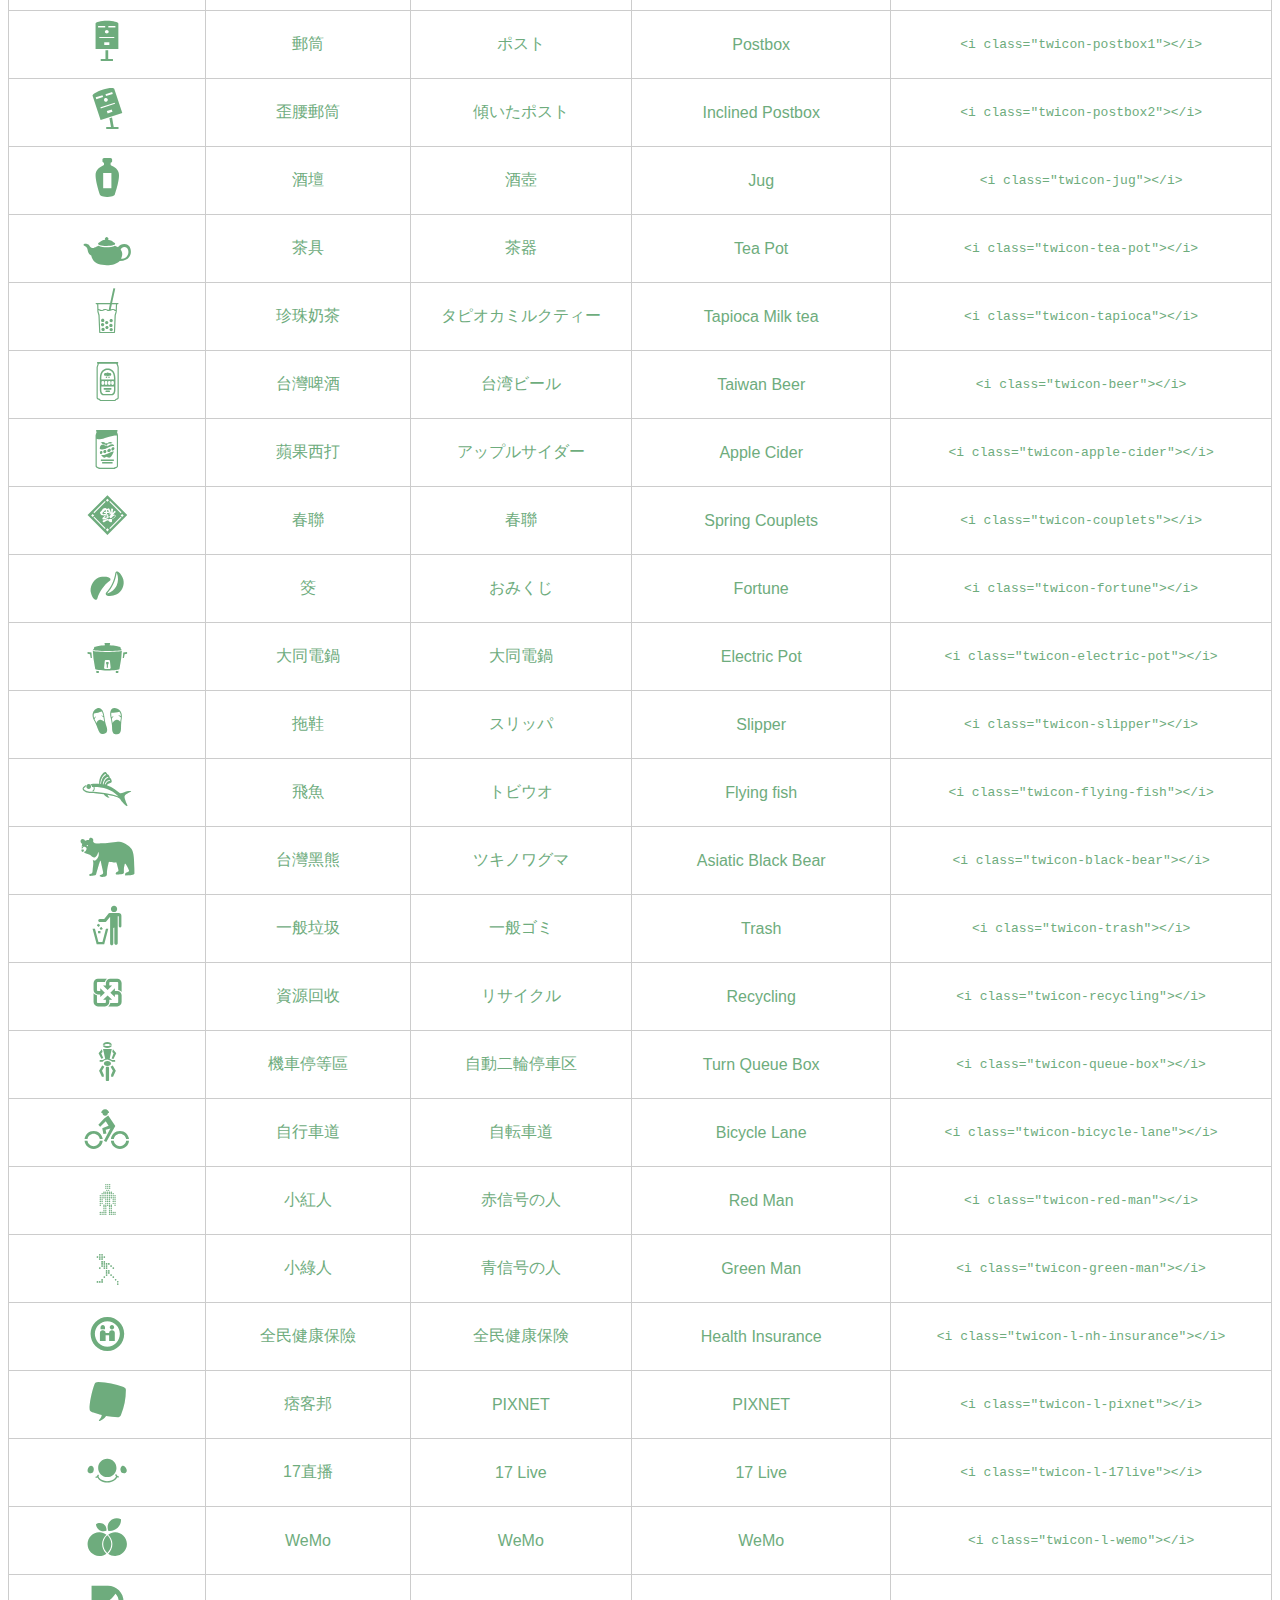
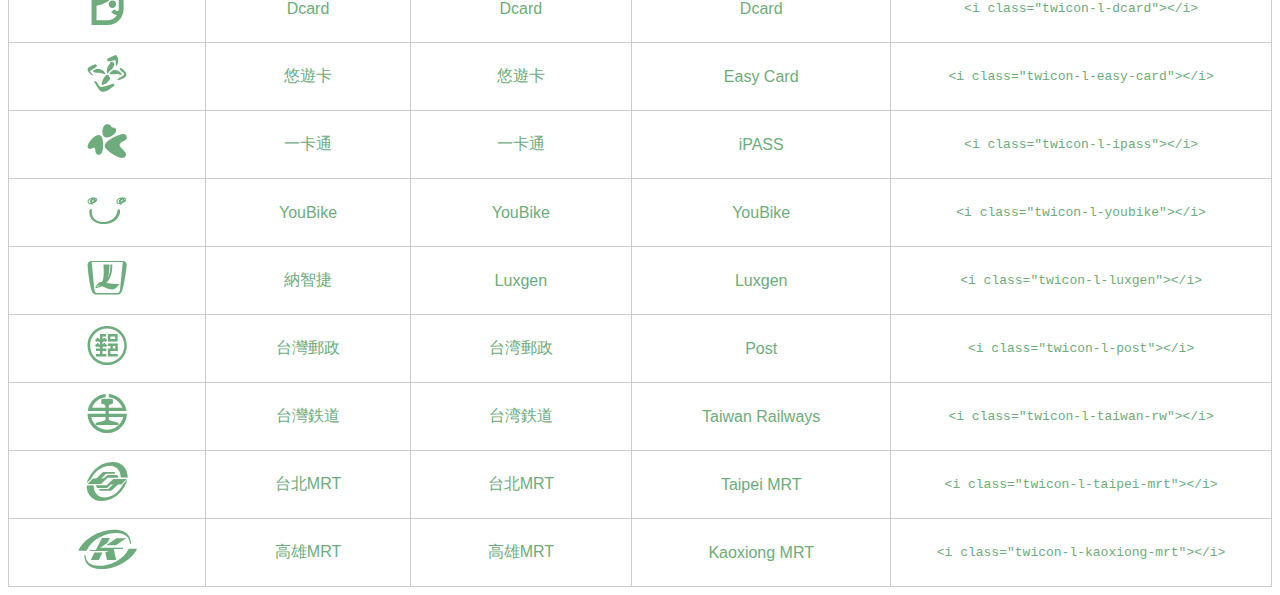
<file: Taiwan-Project/twicon/List.html>
<head>
 <title>一覽表|一覧表|List</title>
 <style type="text/css">
  table{
    width: 100%;
    border-collapse: collapse;
    border-spacing: 0;
    color:#6EAC7D;
    font-family: sans-serif ;
  }

  table th{
    padding: 10px 20px;
    text-align: center;
    border: 1px solid #ccc;
    background-color: #D9F2E7
  }

  table td{
    padding: 0px 20px;
    text-align: center;
    border: 1px solid #ccc;
  }

  table td.icon {
    font-family: "twicon" ;
    font-size: 3.5em ;
    border: 1px solid #ccc;
  }

  table tr:hover{
    background-color: #4A7756;
    color:#fff;
  }

  @font-face {
   font-family: 'twicon';
   src: url('twicon.woff') ;
   src: url('twicon.woff2') ;
  }
 </style>
</head>
<body>
 <p>
   感謝您下載我們的「Taiwan Icon Font ver.1000」!!!
 </p>
 <p>
   以Adobe Illustrater，Photoshop這種的設計軟體使用的話，copy下面最左邊的icon，貼在軟體上，設定字體「Taiwan icon 20」。
  <br>在網站(HTML)用的話、為了引用「twicon.css」&lt;head&gt;内加下面的code(需要的話自己調一下)，要貼的地方把「Mark up for web」的Code貼一下。
  <pre style="display:block;overflow-x:auto;padding:0.5em;color:#000;background:#f8f8ff"><code><span style="color:#000080;font-weight:normal">&lt;<span style="color:#000080;font-weight:normal">link</span> <span class="hljs-attr">rel</span>=<span style="color:#219161">&quot;stylesheet&quot;</span> <span class="hljs-attr">href</span>=<span style="color:#219161">&quot;twicon/twicon.css&quot;</span>&gt;</span></code></pre>

 <table>
  <tr>
    <th>Icons <small>(copy for DTP)</small></th>
    <th>中文</th>
    <th>日本語</th>
    <th>English</th>
    <th>Mark up for web</th>
  </tr>
  <tr>
    <td class="icon">ꀀ</td>
    <td>台灣民主旗</td>
    <td>台湾民主旗</td>
    <td>taiwan democracy flag</td>
    <td><code>&lt;i class="twicon-td-flag"&gt;&lt;/i&gt;</code></td>
  </tr>
  <tr>
    <td class="icon">ꀁ</td>
    <td>中華民國國旗</td>
    <td>中華民国国旗</td>
    <td>R.O.C Flag</td>
    <td><code>&lt;i class="twicon-roc-flag"&gt;&lt;/i&gt;</code></td>
  </tr>
  <tr>
    <td class="icon">ꀂ</td>
    <td>台灣島</td>
    <td>台湾本島</td>
    <td>Taiwan Main Island</td>
    <td><code>&lt;i class="twicon-main-island"&gt;&lt;/i&gt;</code></td>
  </tr>
  <tr>
    <td class="icon">ꀃ</td>
    <td>澎湖群島</td>
    <td>澎湖諸島</td>
    <td>Penghu Islands</td>
    <td><code>&lt;i class="twicon-penghu-islands"&gt;&lt;/i&gt;</code></td>
  </tr>
  <tr>
    <td class="icon">ꀄ</td>
    <td>金門島</td>
    <td>金門島</td>
    <td>Kinmen Main Island</td>
    <td><code>&lt;i class="twicon-kinmen-island"&gt;&lt;/i&gt;</code></td>
  </tr>
  <tr>
    <td class="icon">ꀅ</td>
    <td>綠島</td>
    <td>緑島</td>
    <td>Green Island</td>
    <td><code>&lt;i class="twicon-green-island"&gt;&lt;/i&gt;</code></td>
  </tr>
  <tr>
    <td class="icon">ꀆ</td>
    <td>琉球嶼</td>
    <td>小琉球</td>
    <td>Lamay Island</td>
    <td><code>&lt;i class="twicon-lamay-island"&gt;&lt;/i&gt;</code></td>
  </tr>
  <tr>
    <td class="icon">ꀇ</td>
    <td>龜山島</td>
    <td>亀山島</td>
    <td>Gueishan Island</td>
    <td><code>&lt;i class="twicon-gueishan-island"&gt;&lt;/i&gt;</code></td>
  </tr>
  <tr>
    <td class="icon">ꀈ</td>
    <td>蘭嶼</td>
    <td>蘭嶼</td>
    <td>Orchid Island</td>
    <td><code>&lt;i class="twicon-orchid-island"&gt;&lt;/i&gt;</code></td>
  </tr>
  <tr>
    <td class="icon">ꀉ</td>
    <td>六氏先生之墓</td>
    <td>六氏先生の墓</td>
    <td>grave of rokushisense</td>
    <td><code>&lt;i class="twicon-grave-sense"&gt;&lt;/i&gt;</code></td>
  </tr>
  <tr>
    <td class="icon">ꀊ</td>
    <td>中正紀念堂</td>
    <td>中正紀念堂</td>
    <td>CKS Memorial Hall</td>
    <td><code>&lt;i class="twicon-cks-hall"&gt;&lt;/i&gt;</code></td>
  </tr>
  <tr>
    <td class="icon">ꀋ</td>
    <td>中正紀念堂大門</td>
    <td>中正紀念堂の門</td>
    <td>Gate of CKS Hall</td>
    <td><code>&lt;i class="twicon-gate-cks"&gt;&lt;/i&gt;</code></td>
  </tr>
  <tr>
    <td class="icon">ꀌ</td>
    <td>總統府</td>
    <td>総統府</td>
    <td>Office of the president</td>
    <td><code>&lt;i class="twicon-president-office"&gt;&lt;/i&gt;</code></td>
  </tr>
  <tr>
    <td class="icon">ꀍ</td>
    <td>台北101</td>
    <td>台北101</td>
    <td>Taipei101</td>
    <td><code>&lt;i class="twicon-taipei101"&gt;&lt;/i&gt;</code></td>
  </tr>
  <tr>
    <td class="icon">ꀎ</td>
    <td>故宮博物館</td>
    <td>故宮博物院</td>
    <td>National place Museum</td>
    <td><code>&lt;i class="twicon-np-mus"&gt;&lt;/i&gt;</code></td>
  </tr>
  <tr>
    <td class="icon">ꀏ</td>
    <td>國民革命忠烈祠</td>
    <td>国民革命忠烈祠</td>
    <td>Martyr's Shrine in Taipei</td>
    <td><code>&lt;i class="twicon-shrine-tp"&gt;&lt;/i&gt;</code></td>
  </tr>
  <tr>
    <td class="icon">ꀐ</td>
    <td>龍山寺</td>
    <td>龍山寺</td>
    <td>Longshan Temple</td>
    <td><code>&lt;i class="twicon-longshan-tmp"&gt;&lt;/i&gt;</code></td>
  </tr>
  <tr>
    <td class="icon">ꀑ</td>
    <td>國父紀念館</td>
    <td>国父記念館</td>
    <td>Sun Yat-sen Memorial Hall</td>
    <td><code>&lt;i class="twicon-sys-hall"&gt;&lt;/i&gt;</code></td>
  </tr>
  <tr>
    <td class="icon">ꀒ</td>
    <td>孔子廟</td>
    <td>孔子廟</td>
    <td>Confucius Temple</td>
    <td><code>&lt;i class="twicon-confucius-tmp"&gt;&lt;/i&gt;</code></td>
  </tr>
  <tr>
    <td class="icon">ꀓ</td>
    <td>行天宮</td>
    <td>行天宮</td>
    <td>Xingtian Temple</td>
    <td><code>&lt;i class="twicon-xingtian-tmp"&gt;&lt;/i&gt;</code></td>
  </tr>
  <tr>
    <td class="icon">ꀔ</td>
    <td>國立台灣博物館</td>
    <td>国立台湾博物館</td>
    <td>National Taiwan Museum</td>
    <td><code>&lt;i class="twicon-nt-mus"&gt;&lt;/i&gt;</code></td>
  </tr>
  <tr>
    <td class="icon">ꀕ</td>
    <td>圓山大飯</td>
    <td>圓山大飯</td>
    <td>Grand Hotel</td>
    <td><code>&lt;i class="twicon-grand-hotel"&gt;&lt;/i&gt;</code></td>
  </tr>
  <tr>
    <td class="icon">ꀖ</td>
    <td>ニニ八平和記念公園</td>
    <td>ニニ八平和記念公園</td>
    <td>228 Peace Memorial Park</td>
    <td><code>&lt;i class="twicon-228-park"&gt;&lt;/i&gt;</code></td>
  </tr>
  <tr>
    <td class="icon">ꀗ</td>
    <td>紅毛城</td>
    <td>紅毛城</td>
    <td>Fort San Domingo</td>
    <td><code>&lt;i class="twicon-san-domingo"&gt;&lt;/i&gt;</code></td>
  </tr>
  <tr>
    <td class="icon">ꀘ</td>
    <td>饒河夜市</td>
    <td>饒河夜市</td>
    <td>Raohe Street Night Market</td>
    <td><code>&lt;i class="twicon-raohe-nm"&gt;&lt;/i&gt;</code></td>
  </tr>
  <tr>
    <td class="icon">ꀙ</td>
    <td>西門紅樓</td>
    <td>西門紅楼</td>
    <td>Red House Theater</td>
    <td><code>&lt;i class="twicon-red-house"&gt;&lt;/i&gt;</code></td>
  </tr>
  <tr>
    <td class="icon">ꀚ</td>
    <td>臺北府城北門</td>
    <td>台北城北門</td>
    <td>Beimen</td>
    <td><code>&lt;i class="twicon-beimen"&gt;&lt;/i&gt;</code></td>
  </tr>
  <tr>
    <td class="icon">ꀛ</td>
    <td>臺北府城小南門</td>
    <td>台北府城小南門</td>
    <td>Xiaonanmen</td>
    <td><code>&lt;i class="twicon-xiaonanmen"&gt;&lt;/i&gt;</code></td>
  </tr>
  <tr>
    <td class="icon">ꀜ</td>
    <td>台北站</td>
    <td>台北駅</td>
    <td>Taipei Station</td>
    <td><code>&lt;i class="twicon-taipei-stn"&gt;&lt;/i&gt;</code></td>
  </tr>
  <tr>
    <td class="icon">ꀝ</td>
    <td>安平古堡</td>
    <td>安平古堡</td>
    <td>Fort Zeelandia</td>
    <td><code>&lt;i class="twicon-zeelandia"&gt;&lt;/i&gt;</code></td>
  </tr>
  <tr>
    <td class="icon">ꀞ</td>
    <td>億載金城</td>
    <td>億載金城</td>
    <td>Eternal Golden Castle</td>
    <td><code>&lt;i class="twicon-eg-castle"&gt;&lt;/i&gt;</code></td>
  </tr>
  <tr>
    <td class="icon">ꀟ</td>
    <td>赤崁樓</td>
    <td>赤カン楼</td>
    <td>Fort Provintia</td>
    <td><code>&lt;i class="twicon-provintia"&gt;&lt;/i&gt;</code></td>
  </tr>
  <tr>
    <td class="icon">ꀠ</td>
    <td>八田與一雕像</td>
    <td>八田與一像</td>
    <td>Statue of Yoichi Hatta</td>
    <td><code>&lt;i class="twicon-hy-statue"&gt;&lt;/i&gt;</code></td>
  </tr>
  <tr>
    <td class="icon">ꀡ</td>
    <td>高雄85大樓</td>
    <td>高雄85ビル</td>
    <td>85 Sky Tower</td>
    <td><code>&lt;i class="twicon-85tower"&gt;&lt;/i&gt;</code></td>
  </tr>
  <tr>
    <td class="icon">ꀢ</td>
    <td>美麗島站</td>
    <td>美麗島駅</td>
    <td>Formosa Boulevard Station</td>
    <td><code>&lt;i class="twicon-fb-stn"&gt;&lt;/i&gt;</code></td>
  </tr>
  <tr>
    <td class="icon">ꀣ</td>
    <td>蓮池潭老虎塔</td>
    <td>蓮池潭老虎塔</td>
    <td>Dragon and Tiger Pagoda</td>
    <td><code>&lt;i class="twicon-dt-pagoda"&gt;&lt;/i&gt;</code></td>
  </tr>
  <tr>
    <td class="icon">ꀤ</td>
    <td>天主教玫瑰堂</td>
    <td>ロザリオ大聖堂</td>
    <td>Rosary Catholic Church</td>
    <td><code>&lt;i class="twicon-rosary-church"&gt;&lt;/i&gt;</code></td>
  </tr>
  <tr>
    <td class="icon">ꀥ</td>
    <td>龍騰断橋</td>
    <td>龍騰断橋</td>
    <td>Longteng Bridge</td>
    <td><code>&lt;i class="twicon-longteng-brg"&gt;&lt;/i&gt;</code></td>
  </tr>
  <tr>
    <td class="icon">ꀦ</td>
    <td>蘭陽博物館</td>
    <td>蘭陽博物館</td>
    <td>Lanyang museum</td>
    <td><code>&lt;i class="twicon-ly-museum"&gt;&lt;/i&gt;</code></td>
  </tr>
  <tr>
    <td class="icon">ꀧ</td>
    <td>情人橋</td>
    <td>情人橋</td>
    <td>Tamsui Lover's Bridge</td>
    <td><code>&lt;i class="twicon-lovers-brg"&gt;&lt;/i&gt;</code></td>
  </tr>
  <tr>
    <td class="icon">ꀨ</td>
    <td>北投溫泉博物館</td>
    <td>北投温泉記念館</td>
    <td>Beitou Hotspring Museum</td>
    <td><code>&lt;i class="twicon-hotspring-mus"&gt;&lt;/i&gt;</code></td>
  </tr>
  <tr>
    <td class="icon">ꀩ</td>
    <td>東海大學</td>
    <td>東海大学</td>
    <td>Tunghai University</td>
    <td><code>&lt;i class="twicon-tunghai-uni"&gt;&lt;/i&gt;</code></td>
  </tr>
  <tr>
    <td class="icon">ꀪ</td>
    <td>國立台中公園</td>
    <td>国立台中公園湖心亭</td>
    <td>Taichung Park</td>
    <td><code>&lt;i class="twicon-taichung-park"&gt;&lt;/i&gt;</code></td>
  </tr>
  <tr>
    <td class="icon">ꀫ</td>
    <td>女王頭</td>
    <td>クイーンズヘッド</td>
    <td>Queen's Head</td>
    <td><code>&lt;i class="twicon-queens-head"&gt;&lt;/i&gt;</code></td>
  </tr>
  <tr>
    <td class="icon">ꀬ</td>
    <td>臺中國家歌劇院</td>
    <td>台中国家歌劇院</td>
    <td>National Taichung Theater</td>
    <td><code>&lt;i class="twicon-ntc-theater"&gt;&lt;/i&gt;</code></td>
  </tr>
  <tr>
    <td class="icon">ꀭ</td>
    <td>八卦山大仏</td>
    <td>八卦山大仏</td>
    <td>Buddha in Bagua Mountain</td>
    <td><code>&lt;i class="twicon-bagua"&gt;&lt;/i&gt;</code></td>
  </tr>
  <tr>
    <td class="icon">ꀮ</td>
    <td>佛光山寺</td>
    <td>佛光山寺</td>
    <td>Fo Guang Shan Temple</td>
    <td><code>&lt;i class="twicon-foguangshan"&gt;&lt;/i&gt;</code></td>
  </tr>
  <tr>
    <td class="icon">ꀯ</td>
    <td>花瓶石</td>
    <td>花瓶石</td>
    <td>Vase Rock</td>
    <td><code>&lt;i class="twicon-vase-rock"&gt;&lt;/i&gt;</code></td>
  </tr>
  <tr>
    <td class="icon">ꀰ</td>
    <td>北迴歸線標牌</td>
    <td>静浦北回帰線標誌</td>
    <td>Tropic of Cancer</td>
    <td><code>&lt;i class="twicon-tropic-cancer"&gt;&lt;/i&gt;</code></td>
  </tr>
  <tr>
    <td class="icon">ꀱ</td>
    <td>富貴角燈塔</td>
    <td>富貴角灯台</td>
    <td>Fuguijiao Lighthouse</td>
    <td><code>&lt;i class="twicon-fuguijiao-lh"&gt;&lt;/i&gt;</code></td>
  </tr>
  <tr>
    <td class="icon">ꀲ</td>
    <td>漁翁島燈塔</td>
    <td>漁翁島灯台</td>
    <td>Yuwengdao Lighthouse</td>
    <td><code>&lt;i class="twicon-yuweng-lh"&gt;&lt;/i&gt;</code></td>
  </tr>
  <tr>
    <td class="icon">ꀳ</td>
    <td>鵝鑾鼻燈塔</td>
    <td>ガランビ灯台</td>
    <td>Eluanbi Lighthouse</td>
    <td><code>&lt;i class="twicon-eluanbi-lh"&gt;&lt;/i&gt;</code></td>
  </tr>
  <tr>
    <td class="icon">ꀴ</td>
    <td>嘉農棒球隊銅像</td>
    <td>嘉義カノウ像</td>
    <td>Staue of kano</td>
    <td><code>&lt;i class="twicon-kano-staue"&gt;&lt;/i&gt;</code></td>
  </tr>
  <tr>
    <td class="icon">ꀵ</td>
    <td>二沙灣砲臺</td>
    <td>二沙湾砲台</td>
    <td>Ershawan Battery</td>
    <td><code>&lt;i class="twicon-ershawan"&gt;&lt;/i&gt;</code></td>
  </tr>
  <tr>
    <td class="icon">ꀶ</td>
    <td>中華橋</td>
    <td>中華橋</td>
    <td>Chinese Bridge</td>
    <td><code>&lt;i class="twicon-bridge"&gt;&lt;/i&gt;</code></td>
  </tr>
  <tr>
    <td class="icon">ꀷ</td>
    <td>熱氣球</td>
    <td>熱氣球</td>
    <td>hot‐air balloon</td>
    <td><code>&lt;i class="twicon-balloon"&gt;&lt;/i&gt;</code></td>
  </tr>
  <tr>
    <td class="icon">ꀸ</td>
    <td>台鐵</td>
    <td>台湾鉄道</td>
    <td>Taiwan Railways</td>
    <td><code>&lt;i class="twicon-taiwan-rw"&gt;&lt;/i&gt;</code></td>
  </tr>
  <tr>
    <td class="icon">ꀹ</td>
    <td>台北捷運</td>
    <td>台北 MRT</td>
    <td>Taipei MRT</td>
    <td><code>&lt;i class="twicon-taipei-mrt"&gt;&lt;/i&gt;</code></td>
  </tr>
  <tr>
    <td class="icon">ꀺ</td>
    <td>阿里山林業鐵路</td>
    <td>阿里山森林鉄路</td>
    <td>Alishan Forest Railway</td>
    <td><code>&lt;i class="twicon-alishan-rw"&gt;&lt;/i&gt;</code></td>
  </tr>
  <tr>
    <td class="icon">ꀻ</td>
    <td>高鐵</td>
    <td>高速鉄道</td>
    <td>Taiwan High Speed Rail</td>
    <td><code>&lt;i class="twicon-high-speed-rail"&gt;&lt;/i&gt;</code></td>
  </tr>
  <tr>
    <td class="icon">ꀼ</td>
    <td>貓空纜車</td>
    <td>猫空ロープウェイ</td>
    <td>Maokong Gondola</td>
    <td><code>&lt;i class="twicon-gondola"&gt;&lt;/i&gt;</code></td>
  </tr>
  <tr>
    <td class="icon">ꀽ</td>
    <td>YouBike</td>
    <td>YouBike</td>
    <td>YouBike</td>
    <td><code>&lt;i class="twicon-youbike"&gt;&lt;/i&gt;</code></td>
  </tr>
  <tr>
    <td class="icon">ꀾ</td>
    <td>雅美族舟艇</td>
    <td>ヤミ族のボート</td>
    <td>Yami's Fishing Boat</td>
    <td><code>&lt;i class="twicon-yami-boat"&gt;&lt;/i&gt;</code></td>
  </tr>
  <tr>
    <td class="icon">ꀿ</td>
    <td>龍舟</td>
    <td>ドラゴンボート</td>
    <td>Dragon Boat</td>
    <td><code>&lt;i class="twicon-dragon-boat"&gt;&lt;/i&gt;</code></td>
  </tr>
  <tr>
    <td class="icon">ꁀ</td>
    <td>紙燈籠1</td>
    <td>提灯1</td>
    <td>Lantern 1</td>
    <td><code>&lt;i class="twicon-lantern1"&gt;&lt;/i&gt;</code></td>
  </tr>
  <tr>
    <td class="icon">ꁁ</td>
    <td>紙燈籠2</td>
    <td>提灯2</td>
    <td>Lantern 2</td>
    <td><code>&lt;i class="twicon-lantern2"&gt;&lt;/i&gt;</code></td>
  </tr>
  <tr>
    <td class="icon">ꁂ</td>
    <td>天燈</td>
    <td>天灯</td>
    <td>Sky Lantern</td>
    <td><code>&lt;i class="twicon-sky-lantern"&gt;&lt;/i&gt;</code></td>
  </tr>
  <tr>
    <td class="icon">ꁃ</td>
    <td>茄芷袋</td>
    <td>ナイロンバッグ</td>
    <td>Taiwanese Bag</td>
    <td><code>&lt;i class="twicon-taiwanese-bag"&gt;&lt;/i&gt;</code></td>
  </tr>
  <tr>
    <td class="icon">ꁄ</td>
    <td>郵筒</td>
    <td>ポスト</td>
    <td>Postbox</td>
    <td><code>&lt;i class="twicon-postbox1"&gt;&lt;/i&gt;</code></td>
  </tr>
  <tr>
    <td class="icon">ꁅ</td>
    <td>歪腰郵筒</td>
    <td>傾いたポスト</td>
    <td>Inclined Postbox</td>
    <td><code>&lt;i class="twicon-postbox2"&gt;&lt;/i&gt;</code></td>
  </tr>
  <tr>
    <td class="icon">ꁆ</td>
    <td>酒壇</td>
    <td>酒壺</td>
    <td>Jug</td>
    <td><code>&lt;i class="twicon-jug"&gt;&lt;/i&gt;</code></td>
  </tr>
  <tr>
    <td class="icon">ꁇ</td>
    <td>茶具</td>
    <td>茶器</td>
    <td>Tea Pot</td>
    <td><code>&lt;i class="twicon-tea-pot"&gt;&lt;/i&gt;</code></td>
  </tr>
  <tr>
    <td class="icon">ꁈ</td>
    <td>珍珠奶茶</td>
    <td>タピオカミルクティー</td>
    <td>Tapioca Milk tea</td>
    <td><code>&lt;i class="twicon-tapioca"&gt;&lt;/i&gt;</code></td>
  </tr>
  <tr>
    <td class="icon">ꁉ</td>
    <td>台灣啤酒</td>
    <td>台湾ビール</td>
    <td>Taiwan Beer</td>
    <td><code>&lt;i class="twicon-beer"&gt;&lt;/i&gt;</code></td>
  </tr>
  <tr>
    <td class="icon">ꁊ</td>
    <td>蘋果西打</td>
    <td>アップルサイダー</td>
    <td>Apple Cider</td>
    <td><code>&lt;i class="twicon-apple-cider"&gt;&lt;/i&gt;</code></td>
  </tr>
  <tr>
    <td class="icon">ꁋ</td>
    <td>春聯</td>
    <td>春聯</td>
    <td>Spring Couplets</td>
    <td><code>&lt;i class="twicon-couplets"&gt;&lt;/i&gt;</code></td>
  </tr>
  <tr>
    <td class="icon">ꁌ</td>
    <td>筊</td>
    <td>おみくじ</td>
    <td>Fortune</td>
    <td><code>&lt;i class="twicon-fortune"&gt;&lt;/i&gt;</code></td>
  </tr>
  <tr>
    <td class="icon">ꁍ</td>
    <td>大同電鍋</td>
    <td>大同電鍋</td>
    <td>Electric Pot</td>
    <td><code>&lt;i class="twicon-electric-pot"&gt;&lt;/i&gt;</code></td>
  </tr>
  <tr>
    <td class="icon">ꁎ</td>
    <td>拖鞋</td>
    <td>スリッパ</td>
    <td>Slipper</td>
    <td><code>&lt;i class="twicon-slipper"&gt;&lt;/i&gt;</code></td>
  </tr>
  <tr>
    <td class="icon">ꁏ</td>
    <td>飛魚</td>
    <td>トビウオ</td>
    <td>Flying fish</td>
    <td><code>&lt;i class="twicon-flying-fish"&gt;&lt;/i&gt;</code></td>
  </tr>
  <tr>
    <td class="icon">ꁐ</td>
    <td>台灣黑熊</td>
    <td>ツキノワグマ</td>
    <td>Asiatic Black Bear</td>
    <td><code>&lt;i class="twicon-black-bear"&gt;&lt;/i&gt;</code></td>
  </tr>
  <tr>
    <td class="icon">ꁒ</td>
    <td>一般垃圾</td>
    <td>一般ゴミ</td>
    <td>Trash</td>
    <td><code>&lt;i class="twicon-trash"&gt;&lt;/i&gt;</code></td>
  </tr>
  <tr>
    <td class="icon">ꁑ</td>
    <td>資源回收</td>
    <td>リサイクル</td>
    <td>Recycling</td>
    <td><code>&lt;i class="twicon-recycling"&gt;&lt;/i&gt;</code></td>
  </tr>
  <tr>
    <td class="icon">ꁓ</td>
    <td>機車停等區</td>
    <td>自動二輪停車区</td>
    <td>Turn Queue Box</td>
    <td><code>&lt;i class="twicon-queue-box"&gt;&lt;/i&gt;</code></td>
  </tr>
  <tr>
    <td class="icon">ꁔ</td>
    <td>自行車道</td>
    <td>自転車道</td>
    <td>Bicycle Lane</td>
    <td><code>&lt;i class="twicon-bicycle-lane"&gt;&lt;/i&gt;</code></td>
  </tr>
  <tr>
    <td class="icon">ꁕ</td>
    <td>小紅人</td>
    <td>赤信号の人</td>
    <td>Red Man</td>
    <td><code>&lt;i class="twicon-red-man"&gt;&lt;/i&gt;</code></td>
  </tr>
  <tr>
    <td class="icon">ꁖ</td>
    <td>小綠人</td>
    <td>青信号の人</td>
    <td>Green Man</td>
    <td><code>&lt;i class="twicon-green-man"&gt;&lt;/i&gt;</code></td>
  </tr>
  <tr>
    <td class="icon">ꁗ</td>
    <td>全民健康保險</td>
    <td>全民健康保険</td>
    <td>Health Insurance</td>
    <td><code>&lt;i class="twicon-l-nh-insurance"&gt;&lt;/i&gt;</code></td>
  </tr>
  <tr>
    <td class="icon">ꁘ</td>
    <td>痞客邦</td>
    <td>PIXNET</td>
    <td>PIXNET</td>
    <td><code>&lt;i class="twicon-l-pixnet"&gt;&lt;/i&gt;</code></td>
  </tr>
  <tr>
    <td class="icon">ꁙ</td>
    <td>17直播</td>
    <td>17 Live</td>
    <td>17 Live</td>
    <td><code>&lt;i class="twicon-l-17live"&gt;&lt;/i&gt;</code></td>
  </tr>
  <tr>
    <td class="icon">ꁚ</td>
    <td>WeMo</td>
    <td>WeMo</td>
    <td>WeMo</td>
    <td><code>&lt;i class="twicon-l-wemo"&gt;&lt;/i&gt;</code></td>
  </tr>
  <tr>
    <td class="icon">ꁛ</td>
    <td>Dcard</td>
    <td>Dcard</td>
    <td>Dcard</td>
    <td><code>&lt;i class="twicon-l-dcard"&gt;&lt;/i&gt;</code></td>
  </tr>
  <tr>
    <td class="icon">ꁜ</td>
    <td>悠遊卡</td>
    <td>悠遊卡</td>
    <td>Easy Card</td>
    <td><code>&lt;i class="twicon-l-easy-card"&gt;&lt;/i&gt;</code></td>
  </tr>
  <tr>
    <td class="icon">ꁝ</td>
    <td>一卡通</td>
    <td>一卡通</td>
    <td>iPASS</td>
    <td><code>&lt;i class="twicon-l-ipass"&gt;&lt;/i&gt;</code></td>
  </tr>
  <tr>
    <td class="icon">ꁞ</td>
    <td>YouBike</td>
    <td>YouBike</td>
    <td>YouBike</td>
    <td><code>&lt;i class="twicon-l-youbike"&gt;&lt;/i&gt;</code></td>
  </tr>
  <tr>
    <td class="icon">ꁟ</td>
    <td>納智捷</td>
    <td>Luxgen</td>
    <td>Luxgen</td>
    <td><code>&lt;i class="twicon-l-luxgen"&gt;&lt;/i&gt;</code></td>
  </tr>
  <tr>
    <td class="icon">ꁠ</td>
    <td>台灣郵政</td>
    <td>台湾郵政</td>
    <td>Post</td>
    <td><code>&lt;i class="twicon-l-post"&gt;&lt;/i&gt;</code></td>
  </tr>
  <tr>
    <td class="icon">ꁡ</td>
    <td>台灣鉄道</td>
    <td>台湾鉄道</td>
    <td>Taiwan Railways</td>
    <td><code>&lt;i class="twicon-l-taiwan-rw"&gt;&lt;/i&gt;</code></td>
  </tr>
  <tr>
    <td class="icon">ꁢ</td>
    <td>台北MRT</td>
    <td>台北MRT</td>
    <td>Taipei MRT</td>
    <td><code>&lt;i class="twicon-l-taipei-mrt"&gt;&lt;/i&gt;</code></td>
  </tr>
  <tr>
    <td class="icon">ꁣ</td>
    <td>高雄MRT</td>
    <td>高雄MRT</td>
    <td>Kaoxiong MRT</td>
    <td><code>&lt;i class="twicon-l-kaoxiong-mrt"&gt;&lt;/i&gt;</code></td>
  </tr>
 </table>
</body>
</file>
<file: style/style.css>
* {
  padding: 0;
  margin: 0;
  box-sizing: border-box;
  font-family: "Noto Sans TC", sans-serif;
  color: #202020;
}

html,
body {
  height: 100%;
}

body {
  position: relative;
}

.indexYellow {
  position: absolute;
  top: 2vh;
  right: 0;
  z-index: -1;
}

.indexBlack {
  position: absolute;
  top: 25vh;
  left: 0;
  z-index: -1;
}

.navActive {
  border-bottom: 5px solid #f9b530;
}

.resumeBlack {
  position: absolute;
  top: 35vh;
  right: 0;
  z-index: -1;
}

.contactBlack {
  position: absolute;
  left: 0;
  bottom: 0;
  z-index: -1;
}

header {
  display: flex;
  justify-content: space-around;
  padding: 1rem;
  align-items: center;
  box-shadow: 0 10px 15px -10px rgba(224, 224, 224, 0.8588235294);
  background-color: white;
}
header .menu {
  padding: 12px;
}
header .menu .fa-bars {
  font-size: 1.5rem;
}
header .links a {
  padding: 0px 0.5rem;
}
header .links a img {
  width: 30px;
}

.navbar-horizontal {
  display: none;
}
.navbar-horizontal .navbar-nav {
  display: flex;
  justify-content: space-between;
  list-style: none;
}
.navbar-horizontal .navbar-nav li {
  font-size: 1rem;
  padding: 0px 1rem;
}
.navbar-horizontal .navbar-nav li a {
  text-decoration: none;
}

.navbar-vertical {
  background-color: white;
  height: 0;
  transition: height 0.3s ease-in-out;
  overflow: hidden;
}
.navbar-vertical .navbar-nav {
  margin-top: 4px;
  margin-bottom: 0;
  padding: 0;
  list-style: none;
}
.navbar-vertical .navbar-nav li {
  margin: 0 8px;
  padding: 4px 0;
  border-top: 1px solid hsla(0deg, 0%, 100%, 0.5);
}
.navbar-vertical .navbar-nav li a {
  padding: 4px;
  text-decoration: none;
}

.active {
  height: 135px;
}

main {
  display: flex;
  flex-direction: row;
  align-items: center;
  margin: 10rem 10rem;
  justify-content: center;
}
main section.left {
  padding: 0 8rem;
}
main section.left h1 {
  color: #f9b530;
  font-size: 2rem;
}
main section.left p {
  font-size: 1rem;
}
main section.right img {
  width: 20rem;
}
main section.picture {
  position: relative;
  flex: 1 1 500px;
  display: flex;
  align-items: center;
  justify-content: center;
  margin-top: -5rem;
}
main section.picture .resumePic {
  max-width: 60%;
  position: absolute;
}
main section.picture .resumeYellow {
  top: 0;
  right: 0;
  width: 100%;
}
main section.table {
  flex: 3 1 700px;
  margin-left: 5rem;
  margin-top: -5rem;
}
main section.table table {
  border-collapse: collapse;
}
main section.table table tr {
  border-bottom: 1px solid #202020;
  transition: all 0.2s ease;
}
main section.table table tr td {
  padding: 1rem;
}
main section.table table tr:hover {
  background: #ffd582;
}
main section.contact {
  margin-top: -2rem;
  padding-right: 5rem;
}
main section.form {
  background-color: rgba(249, 182, 48, 0.2705882353);
  margin-top: -2rem;
}
main section.form form {
  padding: 1rem 2rem;
  display: flex;
  flex-direction: column;
  align-items: center;
}
main section.form form div {
  padding: 0 0 0.5rem 0;
}
main section.form form div input,
main section.form form div textarea {
  width: 20vw;
  background-color: transparent;
  border: none;
  border-bottom: #202020 1px solid;
}
main section.form form button {
  width: 30%;
  padding: 0.5rem 1rem;
  border: none;
  background-color: #f9b530;
}

@media (min-width: 835px) {
  .menu {
    display: none;
  }
  .navbar-horizontal {
    display: flex;
    order: -1;
  }
  .navbar-horizontal .navbar-nav {
    display: flex;
    margin: 0;
    padding: 0;
    list-style: none;
  }
  .navbar-horizontal .navbar-nav a {
    padding: 12px;
  }
  .navbar-vertical {
    display: none;
  }
}
@media screen and (max-width: 1200px) {
  .indexBlack,
.resumeBlack,
.contactBlack {
    visibility: hidden;
  }
  main section.left {
    padding: 0px 8rem;
  }
  main section.left h1 {
    color: #202020;
  }
}
@media screen and (max-width: 992px) {
  main {
    flex-direction: column;
  }
  main section.left {
    padding: 0px;
  }
  main section.picture .resumeYellow {
    visibility: hidden;
  }
  main section.contact {
    padding-right: 0rem;
  }
  main section.form {
    margin-top: 10rem;
  }
}/*# sourceMappingURL=style.css.map */
</file>
<file: style/animation.css>
div.animation {
  background-color: #f9b530;
  width: 100%;
  height: 100vh;
  position: fixed;
  top: 0;
  z-index: 10;
  display: flex;
  justify-content: center;
  align-items: center;
}

#first {
  stroke-dasharray: 441px;
  stroke-dashoffset: 441px;
  -webkit-animation: fadeInside 0.6s ease-in forwards;
          animation: fadeInside 0.6s ease-in forwards;
}

#second {
  stroke-dasharray: 288px;
  stroke-dashoffset: 288px;
  -webkit-animation: fadeInside 0.6s ease-in forwards 0.3s;
          animation: fadeInside 0.6s ease-in forwards 0.3s;
}

#third {
  stroke-dasharray: 286px;
  stroke-dashoffset: 286px;
  -webkit-animation: fadeInside 0.6s ease-in forwards 0.6s;
          animation: fadeInside 0.6s ease-in forwards 0.6s;
}

#fourth {
  stroke-dasharray: 170px;
  stroke-dashoffset: 170px;
  -webkit-animation: fadeInside 0.6s ease-in forwards 0.9s;
          animation: fadeInside 0.6s ease-in forwards 0.9s;
}

#fifth {
  stroke-dasharray: 256px;
  stroke-dashoffset: 256px;
  -webkit-animation: fadeInside 0.6s ease-in forwards 1.2s;
          animation: fadeInside 0.6s ease-in forwards 1.2s;
}

#sixth {
  stroke-dasharray: 314px;
  stroke-dashoffset: 314px;
  -webkit-animation: fadeInside 0.6s ease-in forwards 1.5s;
          animation: fadeInside 0.6s ease-in forwards 1.5s;
}

#seventh {
  stroke-dasharray: 288px;
  stroke-dashoffset: 288px;
  -webkit-animation: fadeInside 0.6s ease-in forwards 1.8s;
          animation: fadeInside 0.6s ease-in forwards 1.8s;
}

#eighth {
  stroke-dasharray: 1260px;
  stroke-dashoffset: 1260px;
  -webkit-animation: fadeInside 0.6s ease-in forwards;
          animation: fadeInside 0.6s ease-in forwards;
}

#ninth {
  stroke-dasharray: 948px;
  stroke-dashoffset: 948px;
  -webkit-animation: fadeInside 0.6s ease-in forwards 0.3s;
          animation: fadeInside 0.6s ease-in forwards 0.3s;
}

#tenth {
  stroke-dasharray: 922px;
  stroke-dashoffset: 922px;
  -webkit-animation: fadeInside 0.6s ease-in forwards 0.6s;
          animation: fadeInside 0.6s ease-in forwards 0.6s;
}

#eleventh {
  stroke-dasharray: 1150px;
  stroke-dashoffset: 1150px;
  -webkit-animation: fadeInside 0.6s ease-in forwards 0.9s;
          animation: fadeInside 0.6s ease-in forwards 0.9s;
}

#twelfth {
  stroke-dasharray: 473px;
  stroke-dashoffset: 473px;
  -webkit-animation: fadeInside 0.6s ease-in forwards 1.2s;
          animation: fadeInside 0.6s ease-in forwards 1.2s;
}

#thirteenth {
  stroke-dasharray: 1020px;
  stroke-dashoffset: 1020px;
  -webkit-animation: fadeInside 0.6s ease-in forwards 1.5s;
          animation: fadeInside 0.6s ease-in forwards 1.5s;
}

#fourteenth {
  stroke-dasharray: 976px;
  stroke-dashoffset: 976px;
  -webkit-animation: fadeInside 0.6s ease-in forwards 1.8s;
          animation: fadeInside 0.6s ease-in forwards 1.8s;
}

svg {
  -webkit-animation: fill 1s ease-in forwards 1.8s;
          animation: fill 1s ease-in forwards 1.8s;
}

@-webkit-keyframes fadeInside {
  to {
    stroke-dashoffset: 0px;
  }
}

@keyframes fadeInside {
  to {
    stroke-dashoffset: 0px;
  }
}
@-webkit-keyframes fill {
  from {
    fill: transparent;
  }
  to {
    fill: #202020;
  }
}
@keyframes fill {
  from {
    fill: transparent;
  }
  to {
    fill: #202020;
  }
}/*# sourceMappingURL=animation.css.map */
</file>
<file: Hawaii-Project/styles/style.css>
* {
  padding: 0;
  margin: 0;
  box-sizing: border-box;
  font-family: "Noto Sans TC", sans-serif;
}

h1,
h2,
h3,
h4,
h5,
h6 {
  font-weight: normal;
}

header {
  display: flex;
  align-items: center;
  flex-wrap: wrap;
  position: -webkit-sticky;
  position: sticky;
  top: 0;
  z-index: 10;
  background-color: white;
  box-shadow: 0 10px 6px -6px #777;
}
header div.logo {
  display: flex;
  align-items: center;
  flex: 5 1 400px;
  margin-left: 2rem;
}
header div.logo img {
  width: 4rem;
  height: 4rem;
}
header nav {
  flex: 2 1 400px;
}
header nav ul {
  display: flex;
  list-style: none;
  justify-content: space-around;
}
header nav ul li a {
  color: #09777d;
  text-decoration: none;
  font-size: 1.3rem;
  padding-bottom: 0.2rem;
}
header nav ul li a:hover {
  border-bottom: 0.2rem solid #09777d;
}

main section.backImage {
  min-height: 90vh;
  width: 100%;
  background-image: url(../Pictures/pexels-photo-416676.jpeg);
  background-size: cover;
  background-position: center;
  position: relative;
  z-index: 0;
  display: flex;
  justify-content: center;
  align-items: center;
  flex-direction: column;
  text-align: center;
}
main section.backImage div.filter {
  background-color: rgba(0, 0, 0, 0.2);
  min-height: 90vh;
  width: 100%;
  position: absolute;
  z-index: -1;
}
main section.backImage h2 {
  font-size: 3.5rem;
  color: white;
  margin: 2rem 0;
}
main section.backImage button.start {
  background-color: #3bf0e5;
  padding: 1rem 2rem;
  font-size: 1.5rem;
  color: #000000;
  border: none;
  cursor: pointer;
}
main section.second {
  display: flex;
  flex-direction: column;
  align-items: center;
  text-align: center;
}
main section.second h2 {
  padding: 1.2rem 0;
  font-size: 2rem;
}
main section.second section.cards {
  display: flex;
  width: 80%;
  min-height: 80vh;
  flex-wrap: wrap;
}
main section.second section.cards div.card {
  display: flex;
  flex-direction: column;
  align-items: center;
  flex: 1 1 300px;
  justify-content: space-around;
  padding: 1rem;
}
main section.second section.cards div.card .image-container {
  width: 15rem;
  border-radius: 50%;
  overflow: hidden;
}
main section.second section.cards div.card .image-container img {
  width: 15rem;
  border-radius: 50%;
  transition: all 0.2s;
}
main section.second section.cards div.card .image-container img:hover {
  transform: scale(1.2);
}
main section.second section.cards div.card h4 {
  font-size: 2rem;
}
main section.second section.cards div.card p {
  font-size: 1.25rem;
  padding-bottom: 1rem;
}
main section.second section.cards div.card a {
  text-decoration: none;
  background: #09777d;
  padding: 1rem 1.5rem;
  color: white;
  font-size: 1.25rem;
}

footer {
  display: flex;
  flex-direction: row;
  justify-content: space-between;
  background-color: #cfcfcf;
  flex-wrap: wrap;
  padding: 2rem 0;
}
footer .logo {
  display: flex;
  align-items: center;
  margin-left: 2rem;
}
footer .logo img {
  width: 4rem;
  height: 4rem;
}
footer .about {
  display: flex;
  flex-direction: row;
  text-align: center;
  justify-content: space-around;
  align-items: center;
  flex-wrap: wrap;
}
footer .about .footerLink {
  padding-right: 1rem;
}
footer .about .footerLink ul {
  display: flex;
  list-style: none;
}
footer .about .footerLink ul li a {
  color: #000000;
  text-decoration: none;
  font-size: 1.25rem;
  padding: 0.5rem;
}
footer .about .socialMedia {
  padding-right: 1rem;
}
footer .about .socialMedia img {
  width: 2.5rem;
  padding: 0.5rem;
}/*# sourceMappingURL=style.css.map */
</file>
<file: Taiwan-Project/style.css>
/* ========== header ==========*/
* {
  margin: 0px;
  padding: 0px;
  box-sizing: border-box;
  font-family: "Noto Sans TC", sans-serif;
}
header {
  background-color: #c4c4c4;
  width: 100%;
  padding: 1rem;
}
header h1 i {
  font-size: 2.5rem;
}
header h1 a {
  text-decoration: none;
  color: black;
}
/* ========== nav ==========*/
nav {
  background-color: #3b383c;
}

nav ul {
  display: flex;
  flex-wrap: nowrap;
}
nav ul li {
  list-style: none;
  padding: 0.5rem 0.75rem;
}
nav ul li a {
  color: darkgray;
  text-decoration: none;
  font-size: 1.25rem;
}
.active {
  color: white;
}
nav ul li a:hover {
  color: white;
  transition: all 0.5s ease;
}
/* ========== main ==========*/

main {
  padding: 2rem;
}
ol {
  margin-left: 1rem;
}

/* ========== index ==========*/
main.index {
  display: flex;
  width: 100%;
  flex-wrap: wrap;
}
main.index section.left {
  padding-right: 1.5rem;
  flex: 1 1 768px
}
main.index section.right h4 {
  font-size: 1.25rem;
  text-align: center;
}

main.index section.right {
  display: flex;
  flex-direction: column;
  align-items: center;
  flex: 1 1 350px;
}

main.index section.right p {
  margin: 1rem 0;
}

#curve_chart{
  width: 100%;
  height: 80%;
}

/* ========== agricultural ==========*/
.agricultural h2 {
  font-weight: bold;
}
.special {
  font-size: 1.5rem;
  color: red;
  font-weight: bold;
  text-align: center;
}

.agricultural section, .cn {
  padding-bottom: 2rem;
}

/* ========== industry ==========*/
.industrySec2 {
  display: flex;
  padding: 1rem;
  flex-wrap: wrap;
}
.industrySec2 p {
  padding: 1.5rem;
}
.industrySec2 .left,
.industrySec2 .right {
  width: 50%;
  flex: 1 1 350px;
}
.industrySec2 .left ol {
  margin-left: 3rem;
}

/* ========== economy ==========*/
.economySec1 {
  display: flex;
  align-items: center;
  justify-content: center;
  padding: 2rem 0;
  flex-wrap: wrap;
}
.economySec1 figure{
}

img.arrow {
  width: 50px;
  height: 50px;
}

.economySec1 figure p {
  text-align: center;
  font-size: 1.5rem;
  font-weight: 800px;
}

.linkList li a {
  text-decoration: none;
  color: black;
}
.linkList li a:hover {
  color: darkgoldenrod;
}

.linkList li, .authorSec3 li {
  list-style: square;
  margin-left: 1rem;
}
/* ========== author ==========*/
.author {
  padding: 5rem;
  display: flex;
  justify-content:space-around;
  align-items: center;
  flex-wrap: wrap;
}

.authorSec1 figure img {
  width: 200px;
  border: 2px solid #c4c4c4 ;
  border-radius: 50%;
}
.authorSec2{
  display: flex;
  flex-wrap: wrap;
}
.authorSec2 div{
  padding: 2rem;
  flex: 2 1 ;
}


/* ========== For mobile phone ==========*/

@media screen and (max-width:768px) {
  #curve_chart{
    width: 100%;
    height: 40%;
  }
  .economySec1,.author,.authorSec2,nav ul{
    flex-direction: column;
  }

}
</file>
<file: Taiwan-Project/twicon/twicon.css>
/*!
* @package twicon
* @version 1.001
* @author twicon https://twicon.page
* @copyright Copyright (c) 2020 twicon
* @license - https://twicon.page/license/
*/
@font-face {
  font-family: twicon;
  font-weight: 400;
  font-style: Regular;
  src: url(twicon.woff2) format("woff2"),
    url(twicon.woff) format("woff");
}
[class*=" twicon-"],
[class^="twicon-"] {
  font-family: twicon !important;
  speak: none;
  font-style: normal;
  font-weight: 400;
  font-variant: normal;
  text-transform: none;
  white-space: nowrap;
  word-wrap: normal;
  direction: ltr;
  line-height: 1;
  -webkit-font-feature-settings: "liga";
  -webkit-font-smoothing: antialiased;
}

.twicon-td-flag:before {
  content: "\a000";
}
.twicon-roc-flag:before {
  content: "\a001";
}
.twicon-main-island:before {
  content: "\a002";
}
.twicon-penghu-islands:before {
  content: "\a003";
}
.twicon-kinmen-island:before {
  content: "\a004";
}
.twicon-green-island:before {
  content: "\a005";
}
.twicon-lamay-island:before {
  content: "\a006";
}
.twicon-gueishan-island:before {
  content: "\a007";
}
.twicon-orchid-island:before {
  content: "\a008";
}
.twicon-grave-sense:before {
  content: "\a009";
}
.twicon-cks-hall:before {
  content: "\a00a";
}
.twicon-gate-cks:before {
  content: "\a00b";
}
.twicon-president-office:before {
  content: "\a00c";
}
.twicon-taipei101:before {
  content: "\a00d";
}
.twicon-np-mus:before {
  content: "\a00e";
}
.twicon-shrine-tp:before {
  content: "\a00f";
}
.twicon-longshan-tmp:before {
  content: "\a010";
}
.twicon-sys-hall:before {
  content: "\a011";
}
.twicon-confucius-tmp:before {
  content: "\a012";
}
.twicon-xingtian-tmp:before {
  content: "\a013";
}
.twicon-nt-mus:before {
  content: "\a014";
}
.twicon-grand-hotel:before {
  content: "\a015";
}
.twicon-228-park:before {
  content: "\a016";
}
.twicon-san-domingo:before {
  content: "\a017";
}
.twicon-raohe-nm:before {
  content: "\a018";
}
.twicon-red-house:before {
  content: "\a019";
}
.twicon-beimen:before {
  content: "\a01a";
}
.twicon-xiaonanmen:before {
  content: "\a01b";
}
.twicon-taipei-stn:before {
  content: "\a01c";
}
.twicon-zeelandia:before {
  content: "\a01d";
}
.twicon-eg-castle:before {
  content: "\a01e";
}
.twicon-provintia:before {
  content: "\a01f";
}
.twicon-hy-statue:before {
  content: "\a020";
}
.twicon-85tower:before {
  content: "\a021";
}
.twicon-fb-stn:before {
  content: "\a022";
}
.twicon-dt-pagoda:before {
  content: "\a023";
}
.twicon-rosary-church:before {
  content: "\a024";
}
.twicon-longteng-brg:before {
  content: "\a025";
}
.twicon-ly-mus:before {
  content: "\a026";
}
.twicon-lovers-brg:before {
  content: "\a027";
}
.twicon-hotspring-mus:before {
  content: "\a028";
}
.twicon-tunghai-uni:before {
  content: "\a029";
}
.twicon-taichung-park:before {
  content: "\a02a";
}
.twicon-queens-head:before {
  content: "\a02b";
}
.twicon-ntc-theater:before {
  content: "\a02c";
}
.twicon-bagua:before {
  content: "\a02d";
}
.twicon-foguangshan:before {
  content: "\a02e";
}
.twicon-vase-rock:before {
  content: "\a02f";
}
.twicon-tropic-cancer:before {
  content: "\a030";
}
.twicon-fuguijiao-lh:before {
  content: "\a031";
}
.twicon-yuweng-lh:before {
  content: "\a032";
}
.twicon-eluanbi-lh:before {
  content: "\a033";
}
.twicon-kano-staue:before {
  content: "\a034";
}
.twicon-ershawan:before {
  content: "\a035";
}
.twicon-dahu-park:before {
  content: "\a036";
}
.twicon-balloon:before {
  content: "\a037";
}
.twicon-taiwan-rw:before {
  content: "\a038";
}
.twicon-taipei-mrt:before {
  content: "\a039";
}
.twicon-alishan-rw:before {
  content: "\a03a";
}
.twicon-high-speed-rail:before {
  content: "\a03b";
}
.twicon-gondola:before {
  content: "\a03c";
}
.twicon-youbike:before {
  content: "\a03d";
}
.twicon-yami-boat:before {
  content: "\a03e";
}
.twicon-dragon-boat:before {
  content: "\a03f";
}
.twicon-lantern1:before {
  content: "\a040";
}
.twicon-lantern2:before {
  content: "\a041";
}
.twicon-sky-lantern:before {
  content: "\a042";
}
.twicon-taiwanese-bag:before {
  content: "\a043";
}
.twicon-postbox1:before {
  content: "\a044";
}
.twicon-postbox2:before {
  content: "\a045";
}
.twicon-jug:before {
  content: "\a046";
}
.twicon-tea-pot:before {
  content: "\a047";
}
.twicon-tapioca:before {
  content: "\a048";
}
.twicon-beer:before {
  content: "\a049";
}
.twicon-apple-cider:before {
  content: "\a04a";
}
.twicon-couplets:before {
  content: "\a04b";
}
.twicon-fortune:before {
  content: "\a04c";
}
.twicon-electric-pot:before {
  content: "\a04d";
}
.twicon-slipper:before {
  content: "\a04e";
}
.twicon-flying-fish:before {
  content: "\a04f";
}
.twicon-black-bear:before {
  content: "\a050";
}
.twicon-trash:before {
  content: "\a052";
}
.twicon-recycling:before {
  content: "\a051";
}
.twicon-queue-box:before {
  content: "\a053";
}
.twicon-bicycle-lane:before {
  content: "\a054";
}
.twicon-red-man:before {
  content: "\a055";
}
.twicon-green-man:before {
  content: "\a056";
}
.twicon-l-nh-insurance:before {
  content: "\a057";
}
.twicon-l-pixnet:before {
  content: "\a058";
}
.twicon-l-17live:before {
  content: "\a059";
}
.twicon-l-wemo:before {
  content: "\a05a";
}
.twicon-l-dcard:before {
  content: "\a05b";
}
.twicon-l-easy-card:before {
  content: "\a05c";
}
.twicon-l-ipass:before {
  content: "\a05d";
}
.twicon-l-youbike:before {
  content: "\a05e";
}
.twicon-l-luxgen:before {
  content: "\a05f";
}
.twicon-l-post:before {
  content: "\a060";
}
.twicon-l-taiwan-rw:before {
  content: "\a061";
}
.twicon-l-taipei-mrt:before {
  content: "\a062";
}
.twicon-l-kaoxiong-mrt:before {
  content: "\a063";
}
.twicon-xs {
  font-size: 0.5em;
}
.twicon-sm {
  font-size: 0.75em;
}
.twicon-md {
  font-size: 1.25em;
}
.twicon-lg {
  font-size: 1.5em;
}
.twicon-1x {
  font-size: 1em;
}
.twicon-2x {
  font-size: 2em;
}
.twicon-3x {
  font-size: 3em;
}
.twicon-4x {
  font-size: 4em;
}
.twicon-5x {
  font-size: 5em;
}
.twicon-6x {
  font-size: 6em;
}
.twicon-7x {
  font-size: 7em;
}
.twicon-8x {
  font-size: 8em;
}
.twicon-9x {
  font-size: 9em;
}
.twicon-10x {
  font-size: 10em;
}
.twicon-fw {
  text-align: center;
  width: 1.25em;
}
.twicon-ul {
  list-style-type: none;
  padding-left: 0;
  margin-left: 0;
}
.twicon-ul > li {
  position: relative;
  line-height: 2em;
}
.twicon-ul > li .twicon {
  display: inline-block;
  vertical-align: middle;
}
.twicon-border {
  border: solid 0.08em #f1f1f1;
  border-radius: 0.1em;
  padding: 0.2em 0.25em 0.15em;
}
.twicon-pull-left {
  float: left;
}
.twicon-pull-right {
  float: right;
}
.twicon.twicon-pull-left {
  margin-right: 0.3em;
}
.twicon.twicon-pull-right {
  margin-left: 0.3em;
}
.twicon-spin {
  -webkit-animation: twicon-spin 2s infinite linear;
  animation: twicon-spin 2s infinite linear;
  display: inline-block;
}
.twicon-pulse {
  -webkit-animation: twicon-spin 1s infinite steps(8);
  animation: twicon-spin 1s infinite steps(8);
  display: inline-block;
}
@-webkit-keyframes twicon-spin {
  0% {
    -webkit-transform: rotate(0);
    transform: rotate(0);
  }
  100% {
    -webkit-transform: rotate(360deg);
    transform: rotate(360deg);
  }
}
@keyframes twicon-spin {
  0% {
    -webkit-transform: rotate(0);
    transform: rotate(0);
  }
  100% {
    -webkit-transform: rotate(360deg);
    transform: rotate(360deg);
  }
}
.twicon-rotate-90 {
  -webkit-transform: rotate(90deg);
  transform: rotate(90deg);
}
.twicon-rotate-180 {
  -webkit-transform: rotate(180deg);
  transform: rotate(180deg);
}
.twicon-rotate-270 {
  -webkit-transform: rotate(270deg);
  transform: rotate(270deg);
}
.twicon-flip-horizontal {
  -webkit-transform: scale(-1, 1);
  transform: scale(-1, 1);
}
.twicon-flip-vertical {
  -webkit-transform: scale(1, -1);
  transform: scale(1, -1);
}
.twicon-flip-horizontal.twicon-flip-vertical {
  -webkit-transform: scale(-1, -1);
  transform: scale(-1, -1);
}
:root .twicon-flip-horizontal,
:root .twicon-flip-vertical,
:root .twicon-rotate-180,
:root .twicon-rotate-270,
:root .twicon-rotate-90 {
  -webkit-filter: none;
  filter: none;
  display: inline-block;
}
.twicon-inverse {
  color: #fff;
}
.sr-only {
  border: 0;
  clip: rect(0, 0, 0, 0);
  height: 1px;
  margin: -1px;
  overflow: hidden;
  padding: 0;
  position: absolute;
  width: 1px;
}
.sr-only-focusable:active,
.sr-only-focusable:focus {
  clip: auto;
  height: auto;
  margin: 0;
  overflow: visible;
  position: static;
  width: auto;
}
/* NEW */
/* GLOBAL STYLES */

.main-nav {
  max-width: 1200px;
}

.navigation ul {
  background: #fff;
  list-style: none;
  margin: 0;
  padding: 0;
  display: flex;
}

.navigation li {
  flex: 3;
}

.navigation .user {
  flex: 1;
}


/* HEADER */

* {
  box-sizing: border-box;
}

body {
  margin: 0;
}

.header {
  overflow: hidden;
  padding: 16px 10px;
}

.header a {
  float: left;
  text-align: center;
  padding: 14px;
  text-decoration: none;
  font-size: 18px;
  line-height: 23px;
  border-radius: 4px;
  margin-right: 10px;
}

.header a.logo {
  font-size: 22px;
}

.header a:hover {
  background-color: #ddd;
}

.header a.active {
  background-color: rgb(110, 172, 125);
  color: white;
}

.header-right {
  float: right;
}

@media screen and (max-width: 550px) {
  .header a {
    padding: 8px;
    font-size: 12px;
    line-height: 15px;
    margin-right: 2px;
  }
  .header a.logo {
    font-size: 18px;
    font-weight: bold;
  }
}
</file>
